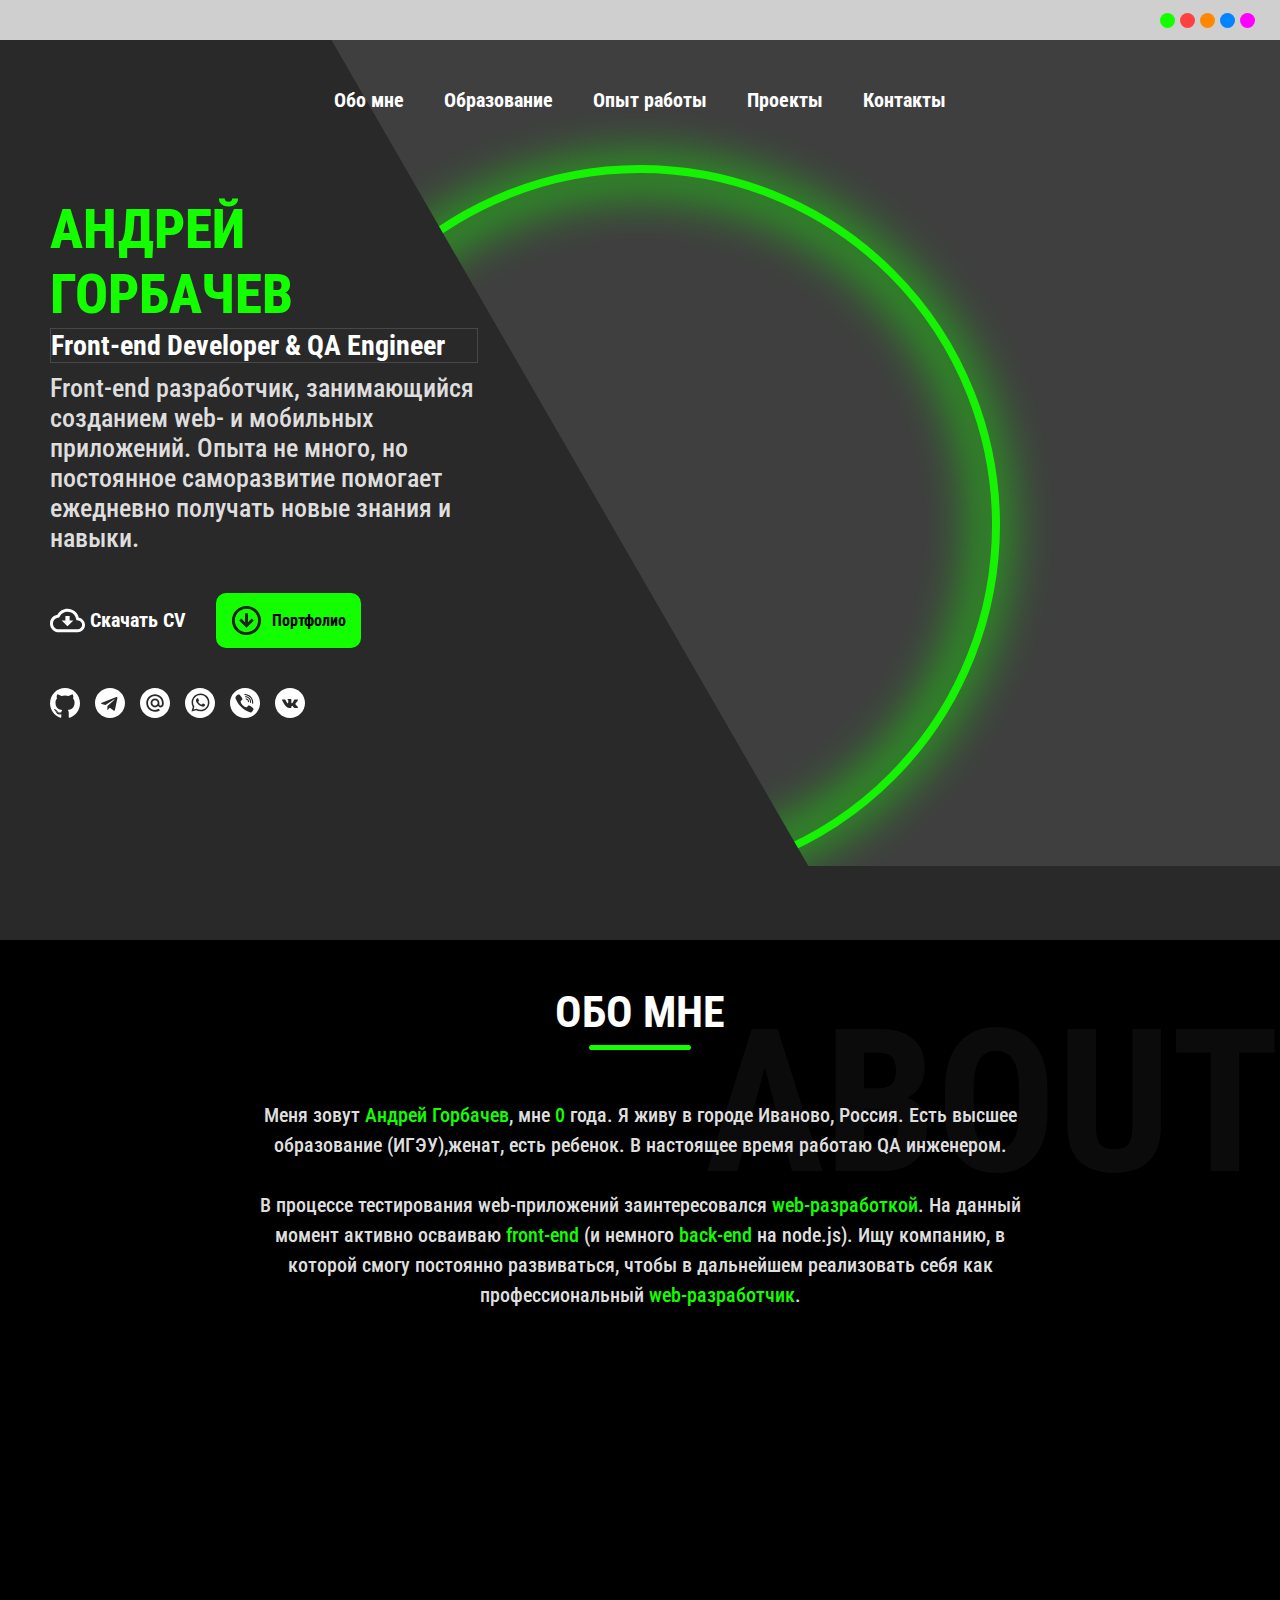
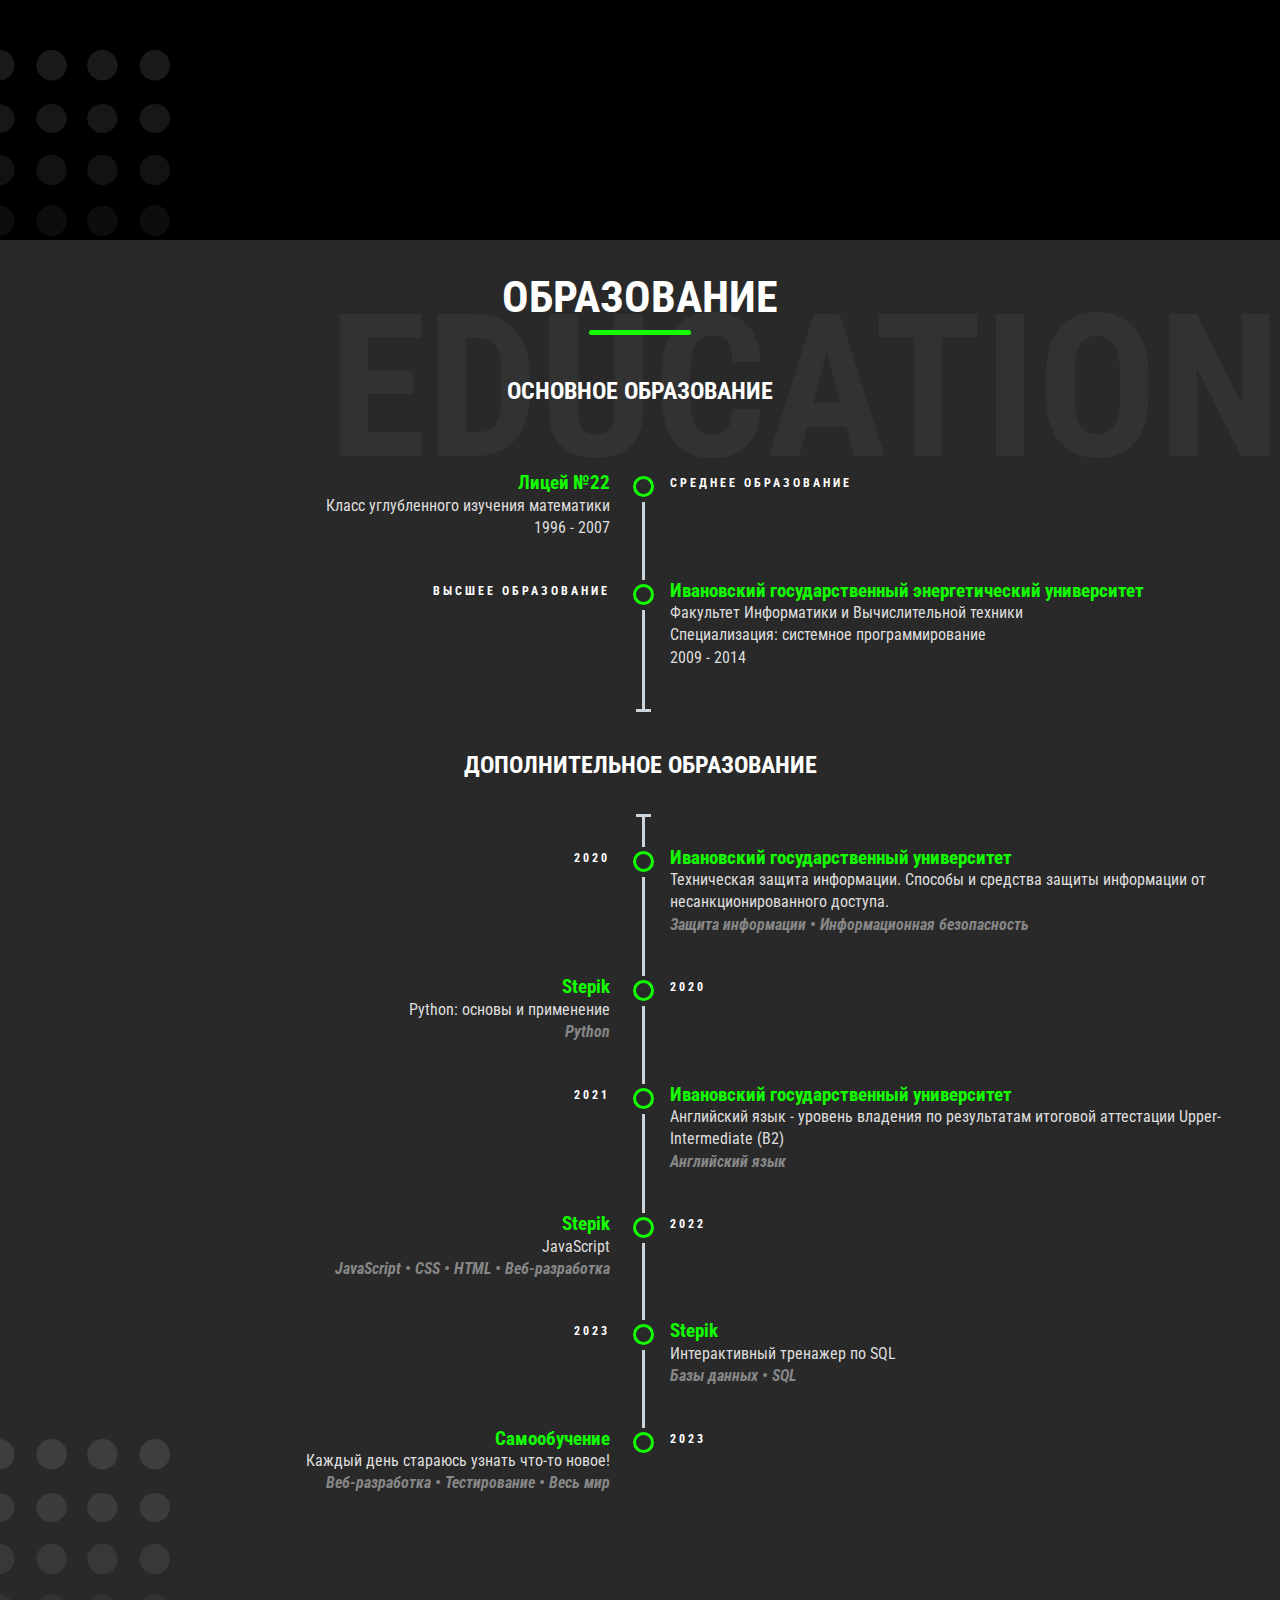
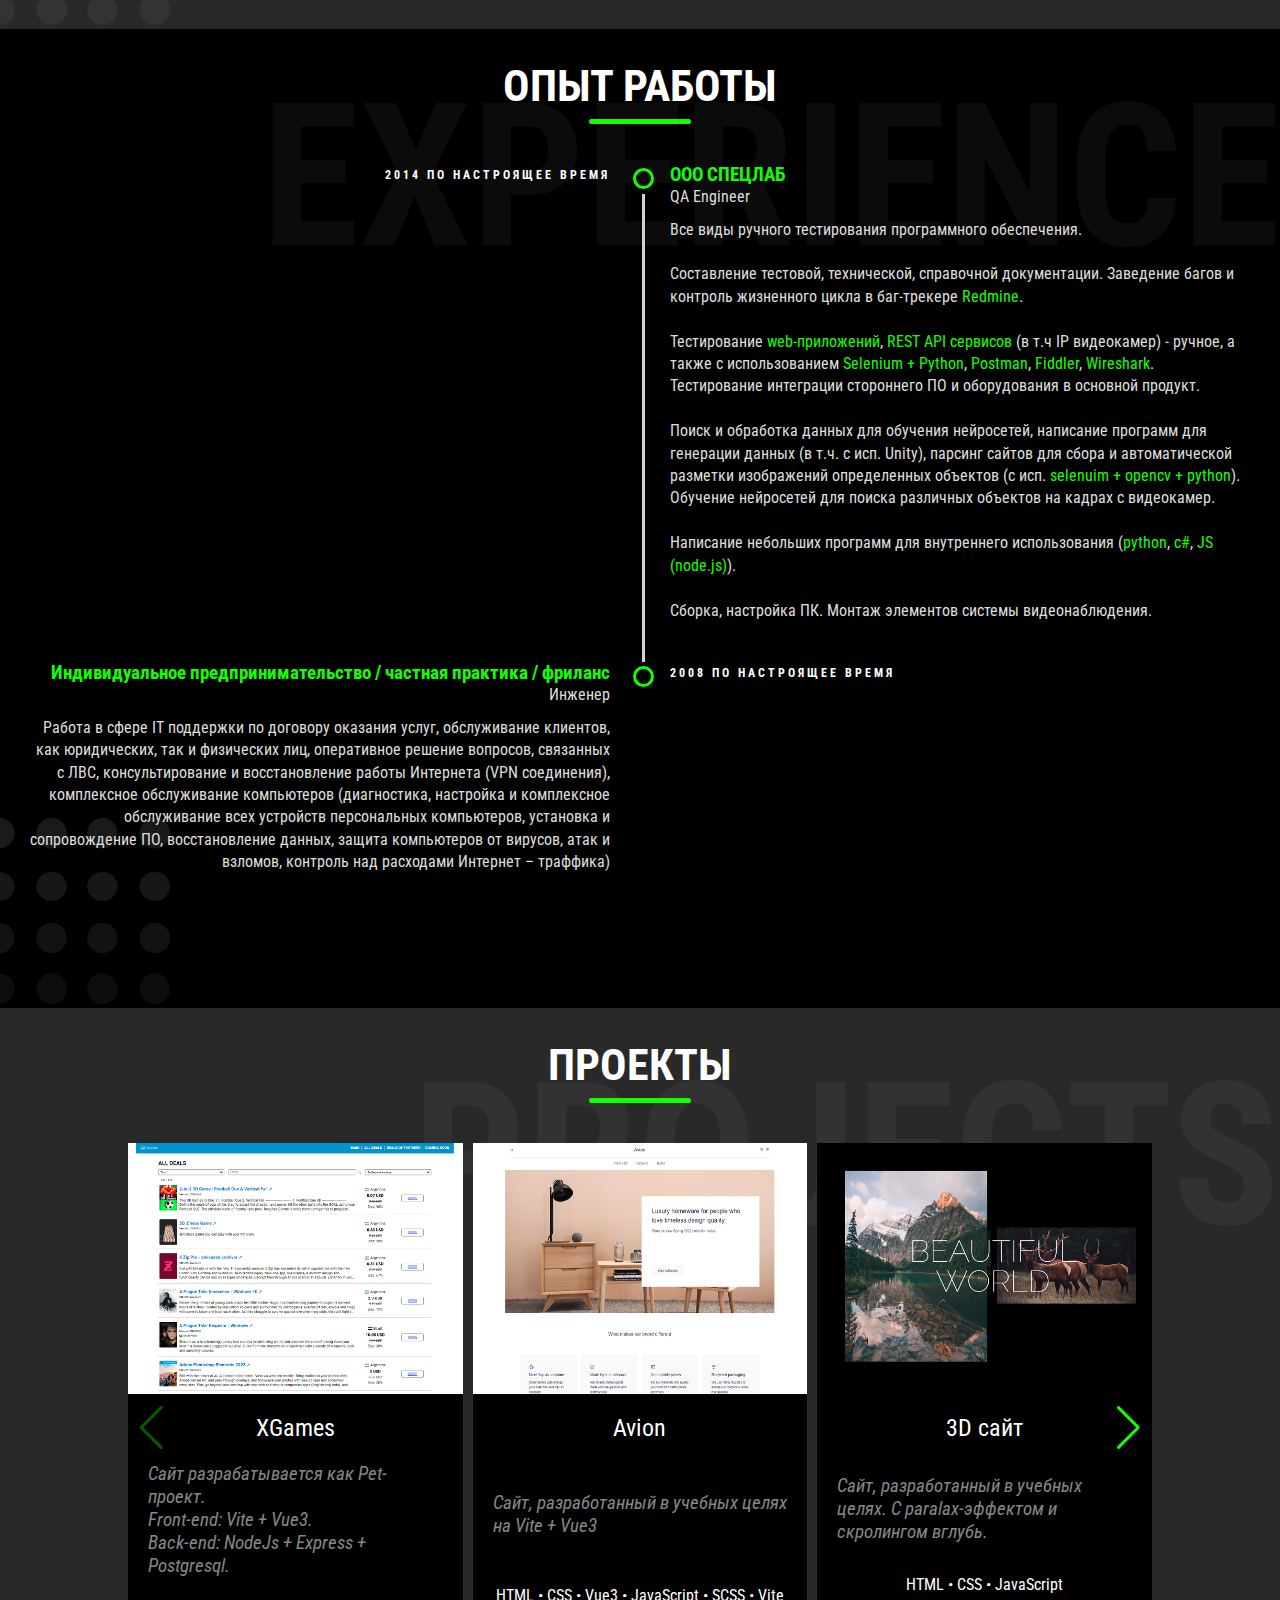
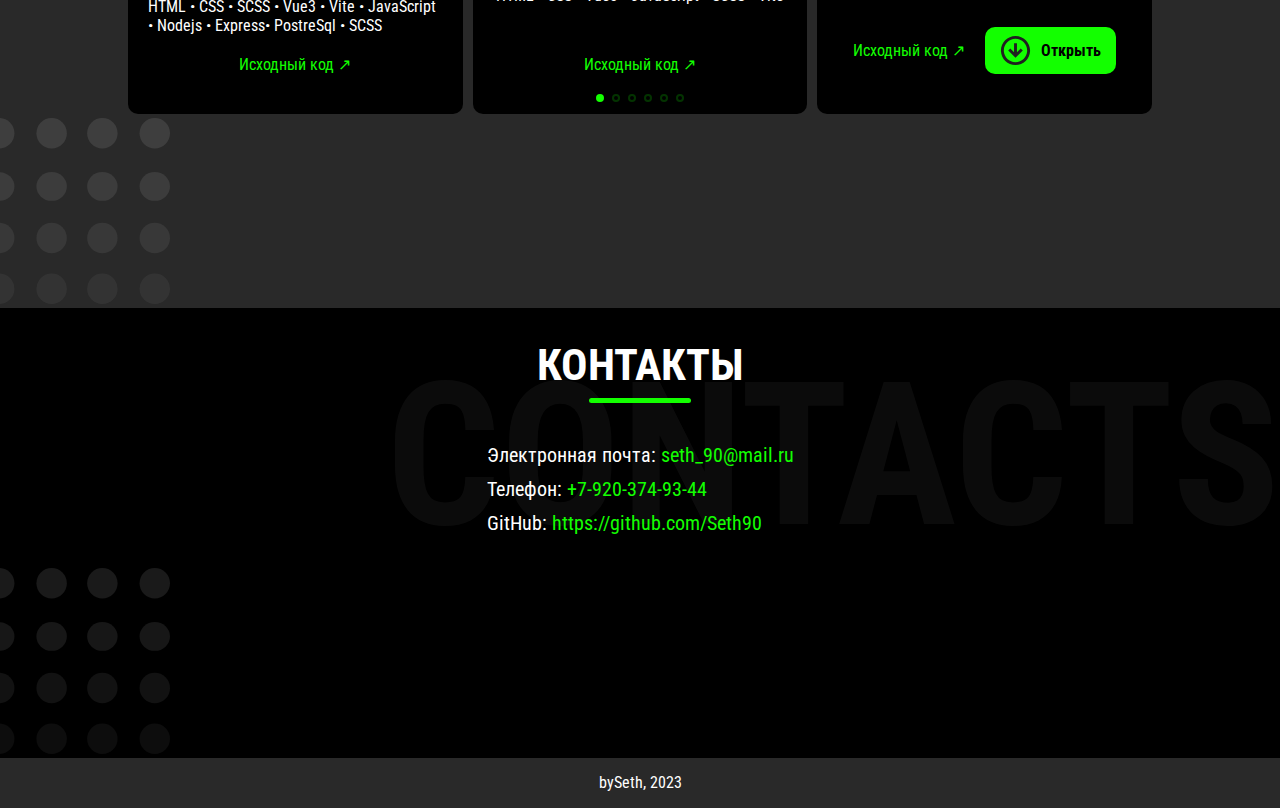
<file: index.html>
<!DOCTYPE html>
<html lang="en">

<head>
    <meta charset="UTF-8">
    <meta http-equiv="X-UA-Compatible" content="IE=edge">
    <meta name="viewport" content="width=device-width, initial-scale=1.0">
    <title>Andrei Gorbachev portfolio</title>
    <link rel="stylesheet" href="https://cdn.jsdelivr.net/npm/swiper@9/swiper-bundle.min.css" />
    <link rel="stylesheet" href="assets/css/style.css">
    <script src="https://cdn.jsdelivr.net/npm/swiper@9/swiper-bundle.min.js"></script>
    <script src="js/app.js" defer></script>

</head>

<body>
    <div class="container">
        <div class="upbtn">
            <a href="#header"><img src="/assets/imgs/circle_down.svg" alt="cloud"></a>
        </div>
        <header class="header" id="header">
            <div class="btn-container">
                <i class="fa fa-sun-o" aria-hidden="true"></i>
                <label class="switch btn-color-mode-switch">
                    <input type="checkbox" name="color_mode" id="color_mode" value="1" checked>
                    <label for="color_mode" data-on="Dark" data-off="Light" class="btn-color-mode-switch-inner"></label>
                </label>
                <i class="fa fa-moon-o" aria-hidden="true"></i>
            </div>
            <div class="header-day-night hidden"></div>
            <div class="header-color">
                <div class="header-color__color green" onclick="SetColor('green')"></div>
                <div class="header-color__color red" onclick="SetColor('red')"></div>
                <div class="header-color__color orange" onclick="SetColor('orange')"></div>
                <div class="header-color__color blue" onclick="SetColor('blue')"></div>
                <div class="header-color__color purple" onclick="SetColor('purple')"></div>
            </div>
        </header>
        <!-- Home -->
        <section class="">
            <div class="mobile hidden">
                <ul class="mobile-menu">
                    <li class="top-menu__item"><a href="#about">Обо мне</a></li>
                    <li class="top-menu__item"><a href="#study">Образование</a></li>
                    <li class="top-menu__item"><a href="#experience">Опыт работы</a></li>
                    <li class="top-menu__item"><a href="#projects">Проекты</a></li>
                    <li class="top-menu__item"><a href="#contacts">Контакты</a></li>
                </ul>
            </div>
            <div class="home">
                <div class="top-menu">
                    <div class="home-mobile-menu">
                        <div class="bar1"></div>
                        <div class="bar2"></div>
                        <div class="bar3"></div>
                    </div>

                    <nav>
                        <ul class="top-menu__list">
                            <li class="top-menu__item"><a href="#about">Обо мне</a></li>
                            <li class="top-menu__item"><a href="#study">Образование</a></li>
                            <li class="top-menu__item"><a href="#experience">Опыт работы</a></li>
                            <li class="top-menu__item"><a href="#projects">Проекты</a></li>
                            <li class="top-menu__item"><a href="#contacts">Контакты</a></li>
                        </ul>
                    </nav>
                </div>
                <div class="home-circle">
                    <div class="home-circle-one"></div>
                    <div class="home-circle-two"></div>
                </div>
                <div class="home-trapezoid">
                    <div class="home-text">
                        <div class="home-text-container">

                            <div class="home-text__title">
                                АНДРЕЙ ГОРБАЧЕВ
                            </div>
                            <div class="home-text__title2">
                                Front-end Developer & QA Engineer
                            </div>
                            <div class="home-text__desc">
                                Front-end разработчик, занимающийся созданием web- и мобильных приложений. Опыта не
                                много,
                                но постоянное саморазвитие помогает ежедневно получать новые знания и навыки.
                            </div>
                            <div class="home-text-buttons">
                                <div class="home-text-buttons__cv">
                                    <img src="/assets/imgs/cloud_down.svg" alt="cloud">
                                    <div><a href="#">Скачать CV</a></div>
                                </div>
                                <div>
                                    <a href="#about">
                                        <div class="home-text-buttons__portfolio">
                                            <img src="/assets/imgs/circle_down.svg" alt="cloud">
                                            <div>Портфолио</div>
                                        </div>
                                    </a>
                                </div>
                            </div>
                            <div class="home-text__social">
                                <a href="https://github.com/Seth90" target="_blank"><img
                                        src="/assets/imgs/socials/Github_black.svg" alt="github"></a>
                                <a href="https://telegram.im/@bySeth37" target="_blank"><img
                                        src="/assets/imgs/socials/Telegram_black.svg" alt="telegram"></a>
                                <a href="mailto:seth_90@mail.ru"><img src="/assets/imgs/socials/Mail_ru_black.svg"
                                        alt="mailru"></a>
                                <a href="#" data-wa="79203749344"
                                    onclick="window.location.href = 'https:\/\/wa.me\/' + this.dataset.wa;"
                                    target="_blank"><img src="/assets/imgs/socials/WhatsApp_black.svg"
                                        alt="whatsapp"></a>
                                <a href="#" data-vb="79203749344"
                                    onclick="window.location.href = 'viber:\/\/add?number=%2B' + this.dataset.vb;"
                                    target="_blank"><img src="/assets/imgs/socials/Viber_black.svg" alt="viber"></a>
                                <a href="https://vk.com/by_seth" target="_blank"><img
                                        src="/assets/imgs/socials/VK_black.svg" alt="vk"></a>
                            </div>
                        </div>
                    </div>
                </div>
                <div class="home-bottom"></div>
            </div>
        </section>
        <!-- About -->
        <section class="about flex-container" id="about">
            <div class="about-shadow-text">ABOUT</div>
            <div class="about-shadow-svg"><img src="/assets/imgs/Group 34.svg"></div>
            <div class="flex-container about-text-container">
                <div class="about-title section-header">
                    <h1>ОБО МНЕ</h1>
                </div>

                <div class="about-text">
                    <p>
                        Меня зовут <span class="active-font-color">Андрей Горбачев</span>, мне <span
                            class="active-font-color" id="age">33</span> года. Я живу в городе Иваново, Россия. Есть
                        высшее образование (ИГЭУ),женат, есть ребенок. В настоящее время работаю QA инженером.
                    </p>
                    <p>&nbsp;</p>
                    <p>В процессе тестирования web-приложений заинтересовался
                        <span class="active-font-color">web-разработкой</span>. На данный момент активно
                        осваиваю <span class="active-font-color">front-end</span> (и немного <span
                            class="active-font-color">back-end</span> на node.js).
                        Ищу компанию, в которой смогу постоянно развиваться, чтобы в дальнейшем реализовать себя как
                        профессиональный <span class="active-font-color">web-разработчик</span>.
                    </p>
                </div>
            </div>
        </section>
        <!-- Study -->
        <section class="study" id="study">
            <div class="about-shadow-text edu-shadow">EDUCATION</div>
            <div class="about-shadow-svg"><img src="/assets/imgs/Group 34.svg"></div>
            <div class="flex-container">
                <div class="section-header">
                    <h1>ОБРАЗОВАНИЕ</h1>
                </div>
            </div>
            <div class="container-fluid">
                <div class="row example-centered">
                    <div class="">
                        <ul class="timeline timeline-centered">
                            <li class="timeline-item period period1st">
                                <div class="timeline-info"></div>
                                <div class="timeline-content">
                                    <h2 class="timeline-title">ОСНОВНОЕ ОБРАЗОВАНИЕ</h2>
                                </div>
                            </li>
                            <li class="timeline-item">
                                <div class="timeline-info">
                                    <span>Среднее образование</span>
                                </div>
                                <div class="timeline-marker"></div>
                                <div class="timeline-content">
                                    <h3 class="timeline-title">Лицей №22</h3>
                                    <p>Класс углубленного изучения математики</p>
                                    <p>1996 - 2007</p>
                                </div>
                            </li>
                            <li class="timeline-item">
                                <div class="timeline-info">
                                    <span>Высшее образование</span>
                                </div>
                                <div class="timeline-marker"></div>
                                <div class="timeline-content">
                                    <h3 class="timeline-title">Ивановский государственный энергетический университет
                                    </h3>
                                    <p>Факультет Информатики и Вычислительной техники</p>
                                    <p>Специализация: системное программирование</p>
                                    <p>2009 - 2014</p>
                                </div>
                            </li>
                            <li class="timeline-item period">
                                <div class="timeline-info"></div>
                                <div class="timeline-marker"></div>
                                <div class="timeline-content">
                                    <h2 class="timeline-title">ДОПОЛНИТЕЛЬНОЕ ОБРАЗОВАНИЕ</h2>
                                </div>
                            </li>
                            <li class="timeline-item">
                                <div class="timeline-info">
                                    <span>2020</span>
                                </div>
                                <div class="timeline-marker"></div>
                                <div class="timeline-content">
                                    <h3 class="timeline-title">Ивановский государственный университет</h3>
                                    <p>Техническая защита информации. Способы и средства защиты информации от
                                        несанкционированного доступа.</p>
                                    <h4><i>Защита информации • Информационная безопасность</i></h4>
                                </div>
                            </li>
                            <li class="timeline-item">
                                <div class="timeline-info">
                                    <span>2020</span>
                                </div>
                                <div class="timeline-marker"></div>
                                <div class="timeline-content">
                                    <h3 class="timeline-title">Stepik</h3>
                                    <p>Python: основы и применение</p>
                                    <h4><i>Python</i></h4>
                                </div>
                            </li>
                            <li class="timeline-item">
                                <div class="timeline-info">
                                    <span>2021</span>
                                </div>
                                <div class="timeline-marker"></div>
                                <div class="timeline-content">
                                    <h3 class="timeline-title">Ивановский государственный университет</h3>
                                    <p>Английский язык - уровень владения по результатам итоговой аттестации
                                        Upper-Intermediate (B2)</p>
                                    <h4><i>Английский язык</i></h4>
                                </div>
                            </li>
                            <li class="timeline-item">
                                <div class="timeline-info">
                                    <span>2022</span>
                                </div>
                                <div class="timeline-marker"></div>
                                <div class="timeline-content">
                                    <h3 class="timeline-title">Stepik</h3>
                                    <p>JavaScript</p>
                                    <h4><i>JavaScript • CSS • HTML • Веб-разработка</i></h4>
                                </div>
                            </li>
                            <li class="timeline-item">
                                <div class="timeline-info">
                                    <span>2023</span>
                                </div>
                                <div class="timeline-marker"></div>
                                <div class="timeline-content">
                                    <h3 class="timeline-title">Stepik</h3>
                                    <p>Интерактивный тренажер по SQL</p>
                                    <h4><i>Базы данных • SQL</i></h4>
                                </div>
                            </li>
                            <li class="timeline-item">
                                <div class="timeline-info">
                                    <span>2023</span>
                                </div>
                                <div class="timeline-marker"></div>
                                <div class="timeline-content">
                                    <h3 class="timeline-title">Самообучение</h3>
                                    <p>Каждый день стараюсь узнать что-то новое!</p>
                                    <h4><i>Веб-разработка • Тестирование • Весь мир</i></h4>
                                </div>
                            </li>
                        </ul>
                    </div>
                </div>
            </div>
        </section>
        <!-- Experience -->
        <section class="experience" id="experience">
            <div class="about-shadow-text">EXPERIENCE</div>
            <div class="about-shadow-svg"><img src="/assets/imgs/Group 34.svg"></div>
            <div class="flex-container">
                <div class="section-header">
                    <h1>ОПЫТ РАБОТЫ</h1>
                </div>
                <div class="container-fluid">
                    <div class="row example-centered">
                        <div class="experience-main">
                            <ul class="timeline timeline-centered">
                                <li class="timeline-item">
                                    <div class="timeline-info">
                                        <span>2014 по настроящее время</span>
                                    </div>
                                    <div class="timeline-marker"></div>
                                    <div class="timeline-content">
                                        <h3 class="timeline-title">ООО СПЕЦЛАБ</h3>
                                        <p>QA Engineer</p>
                                        <p class="experience-main__desc">Все виды ручного тестирования программного
                                            обеспечения.</p>
                                        <p>&nbsp;</p>
                                        <p>Составление тестовой, технической, справочной документации.
                                            Заведение багов и контроль жизненного цикла в баг-трекере <span
                                                class="active-font-color">Redmine</span>.</p>
                                        <p>&nbsp;</p>
                                        <p>Тестирование <span class="active-font-color">web-приложений</span>, <span
                                                class="active-font-color">REST API сервисов</span> (в т.ч IP видеокамер)
                                            - ручное, а также с использованием <span class="active-font-color">Selenium
                                                + Python</span>, <span class="active-font-color">Postman</span>, <span
                                                class="active-font-color">Fiddler</span>, <span
                                                class="active-font-color">Wireshark</span>.
                                            Тестирование интеграции стороннего ПО и оборудования в основной продукт.</p>
                                        <p>&nbsp;</p>
                                        <p>Поиск и обработка данных для обучения нейросетей, написание программ для
                                            генерации данных (в т.ч. c исп. Unity), парсинг сайтов для сбора и
                                            автоматической разметки изображений определенных объектов (с исп. <span
                                                class="active-font-color">selenuim + opencv + python</span>). Обучение
                                            нейросетей для поиска различных объектов на кадрах с видеокамер.</p>
                                        <p>&nbsp;</p>
                                        <p>Написание небольших программ для внутреннего использования (<span
                                                class="active-font-color">python</span>, <span
                                                class="active-font-color">c#</span>, <span class="active-font-color">JS
                                                (node.js)</span>).</p>
                                        <p>&nbsp;</p>
                                        <p>Сборка, настройка ПК. Монтаж элементов системы видеонаблюдения.</p>
                                    </div>
                                </li>
                                <li class="timeline-item">
                                    <div class="timeline-info">
                                        <span>2008 по настроящее время</span>
                                    </div>
                                    <div class="timeline-marker"></div>
                                    <div class="timeline-content">
                                        <h3 class="timeline-title">Индивидуальное предпринимательство / частная практика
                                            / фриланс</h3>
                                        <p>Инженер</p>
                                        <p class="experience-main__desc">Работа в сфере IT поддержки по договору
                                            оказания услуг, обслуживание клиентов, как юридических, так и физических
                                            лиц, оперативное решение вопросов, связанных с ЛВС, консультирование и
                                            восстановление работы Интернета (VPN соединения), комплексное обслуживание
                                            компьютеров (диагностика, настройка и комплексное обслуживание всех
                                            устройств персональных компьютеров, установка и сопровождение ПО,
                                            восстановление данных, защита компьютеров от вирусов, атак и взломов,
                                            контроль над расходами Интернет – траффика)</p>
                                    </div>
                                </li>
                            </ul>
                        </div>
                    </div>
                </div>
            </div>
        </section>
        <!-- Projects -->
        <section class="projects" id="projects">
            <div class="about-shadow-text edu-shadow">PROJECTS</div>
            <div class="about-shadow-svg"><img src="/assets/imgs/Group 34.svg"></div>
            <div class="flex-container">
                <div class="section-header">
                    <h1>ПРОЕКТЫ</h1>
                </div>
                <div class="projects-main">
                    <div class="swiper projects-slider" ">
                        <div class=" swiper-wrapper">
                        <div class="swiper-slide projects-main__item">
                            <div class="projects-slider-slide">
                                <div class="projects-slider-slide__img">
                                    <img src="/assets/imgs/projects/xgame.png" alt="portfolio">
                                    <div class="imageoverlay">
                                        <img src="/assets/imgs/tech/html-icon-32.svg" alt="html">
                                        <img src="/assets/imgs/tech/css-icon-32.svg" alt="css">
                                        <img src="/assets/imgs/tech/vue-icon-32.svg" alt="vue">
                                        <img src="/assets/imgs/tech/js-icon-32.png" alt="js">
                                        <img src="/assets/imgs/tech/nodejs-icon-32.svg" alt="nodejs">
                                        <img src="/assets/imgs/tech/vite-icon-32.svg" alt="vite">
                                        <img src="/assets/imgs/tech/sass-icon-32.png" alt="sass">
                                    </div>
                                </div>
                                <div class="projects-slider-slide-info">
                                    <div class="projects-slider-slide-info__title">XGames</div>
                                    <div class="projects-slider-slide-info__desc">Сайт разрабатывается как Pet-проект.
                                        <br>Front-end: Vite + Vue3. <br>Back-end: NodeJs + Express + Postgresql. </div>
                                    <div class="projects-slider-slide-info__icons">HTML • CSS • SCSS • Vue3 • Vite • JavaScript • Nodejs •
                                        Express• PostreSql • SCSS</div>
                                    <div class="projects-slider-slide-info__links">
                                        <div><a href="https://github.com/Seth90/xgames_pg">Исходный код
                                                ↗</a></div>
                                    </div>
                                </div>
                            </div>
                        </div>
                        <div class="swiper-slide projects-main__item">
                            <div class="projects-slider-slide">
                                <div class="projects-slider-slide__img">
                                    <img src="/assets/imgs/projects/avion.png" alt="portfolio">
                                    <div class="imageoverlay">
                                        <img src="/assets/imgs/tech/html-icon-32.svg" alt="html">
                                        <img src="/assets/imgs/tech/css-icon-32.svg" alt="css">
                                        <img src="/assets/imgs/tech/vue-icon-32.svg" alt="vue">
                                        <img src="/assets/imgs/tech/js-icon-32.png" alt="js">
                                        <img src="/assets/imgs/tech/vite-icon-32.svg" alt="vite">
                                        <img src="/assets/imgs/tech/sass-icon-32.png" alt="sass">
                                    </div>
                                </div>
                                <div class="projects-slider-slide-info">
                                    <div class="projects-slider-slide-info__title">Avion</div>
                                    <div class="projects-slider-slide-info__desc">Сайт, разработанный в учебных целях на
                                        Vite + Vue3</div>
                                    <div class="projects-slider-slide-info__icons">HTML • CSS • Vue3 • JavaScript • SCSS
                                        •
                                        Vite</div>
                                    <div class="projects-slider-slide-info__links">
                                        <div><a href="https://github.com/Seth90/ecom_vue3-learning-project">Исходный код
                                                ↗</a></div>
                                        <!-- <div>
                                            <a href="/projects/3d_site/index.html">
                                                <div class="preview">
                                                    <img src="/assets/imgs/circle_down.svg" alt="cloud">
                                                    <div>Открыть</div>
                                                </div>
                                            </a>
                                        </div> -->
                                    </div>
                                </div>
                            </div>
                        </div>
                        <div class="swiper-slide projects-main__item">
                            <div class="projects-slider-slide">
                                <div class="projects-slider-slide__img">
                                    <img src="/assets/imgs/projects/3d_site.png" alt="portfolio">
                                    <div class="imageoverlay">
                                        <img src="/assets/imgs/tech/html-icon-32.svg" alt="html">
                                        <img src="/assets/imgs/tech/css-icon-32.svg" alt="css">
                                        <img src="/assets/imgs/tech/js-icon-32.png" alt="js">
                                    </div>
                                </div>
                                <div class="projects-slider-slide-info">
                                    <div class="projects-slider-slide-info__title">3D сайт</div>
                                    <div class="projects-slider-slide-info__desc">Сайт, разработанный в учебных целях. С
                                        paralax-эффектом и скролингом вглубь.</div>
                                    <div class="projects-slider-slide-info__icons">HTML • CSS • JavaScript</div>
                                    <div class="projects-slider-slide-info__links">
                                        <div><a href="https://github.com/Seth90/3d_site-learning-project">Исходный код
                                                ↗</a></div>
                                        <div>
                                            <a href="/projects/3d_site/index.html">
                                                <div class="preview">
                                                    <img src="/assets/imgs/circle_down.svg" alt="cloud">
                                                    <div>Открыть</div>
                                                </div>
                                            </a>
                                        </div>
                                    </div>
                                </div>
                            </div>
                        </div>
                        <div class="swiper-slide projects-main__item">
                            <div class="projects-slider-slide">
                                <div class="projects-slider-slide__img">
                                    <img src="/assets/imgs/projects/goldenegg.png" alt="">
                                    <div class="imageoverlay">
                                        <img src="/assets/imgs/tech/html-icon-32.svg" alt="html">
                                        <img src="/assets/imgs/tech/css-icon-32.svg" alt="css">
                                        <img src="/assets/imgs/tech/js-icon-32.png" alt="js">
                                        <img src="/assets/imgs/tech/sass-icon-32.png" alt="sass">
                                    </div>
                                </div>
                                <div class="projects-slider-slide-info">
                                    <div class="projects-slider-slide-info__title">Golden Egg</div>
                                    <div class="projects-slider-slide-info__desc">Сайт ресторана</div>
                                    <div class="projects-slider-slide-info__icons">
                                        HTML • CSS • SCSS • JavaScript
                                    </div>
                                    <div class="projects-slider-slide-info__links">
                                        <div><a href="https://github.com/Seth90/golden-egg-learning-project"
                                                target="_blank">Исходный код ↗</a></div>
                                        <div><a href="/projects/golden_egg/index.html" target="_blank">
                                                <div class="preview">
                                                    <img src="/assets/imgs/circle_down.svg" alt="cloud">
                                                    <div>Открыть</div>
                                                </div>
                                            </a></div>
                                    </div>
                                </div>
                            </div>
                        </div>
                        <div class="swiper-slide projects-main__item">
                            <div class="projects-slider-slide">
                                <div class="projects-slider-slide__img">
                                    <img src="/assets/imgs/projects/miami.png" alt="miami">
                                    <div class="imageoverlay">
                                        <img src="/assets/imgs/tech/html-icon-32.svg" alt="html">
                                        <img src="/assets/imgs/tech/css-icon-32.svg" alt="css">
                                        <img src="/assets/imgs/tech/js-icon-32.png" alt="js">
                                    </div>
                                </div>
                                <div class="projects-slider-slide-info">
                                    <div class="projects-slider-slide-info__title">Miami paralax</div>
                                    <div class="projects-slider-slide-info__desc">Сайт, разработанный в учебных целях. С
                                        paralax-эффектом.</div>
                                    <div class="projects-slider-slide-info__icons">
                                        HTML • CSS • JavaScript
                                    </div>
                                    <div class="projects-slider-slide-info__links">
                                        <div><a href="https://github.com/Seth90/Miami_parallax-learning-project"
                                                target="_blank">Исходный код ↗</a></div>
                                        <div><a href="/projects/miami_paralax/index.html" target="_blank">
                                                <div class="preview">
                                                    <img src="/assets/imgs/circle_down.svg" alt="cloud">
                                                    <div>Открыть</div>
                                                </div>
                                            </a></div>
                                    </div>
                                </div>
                            </div>
                        </div>
                        <div class="swiper-slide projects-main__item">
                            <div class="projects-slider-slide">
                                <div class="projects-slider-slide__img">
                                    <img src="/assets/imgs/projects/fairy_forest.png" alt="fairy_forest">
                                    <div class="imageoverlay">
                                        <img src="/assets/imgs/tech/html-icon-32.svg" alt="html">
                                        <img src="/assets/imgs/tech/css-icon-32.svg" alt="css">
                                        <img src="/assets/imgs/tech/js-icon-32.png" alt="js">
                                    </div>
                                </div>
                                <div class="projects-slider-slide-info">
                                    <div class="projects-slider-slide-info__title">Fairy Forest</div>
                                    <div class="projects-slider-slide-info__desc">Сайт, разработанный в учебных целях. С
                                        paralax-эффектом.</div>
                                    <div class="projects-slider-slide-info__icons">
                                        HTML • CSS • JavaScript
                                    </div>
                                    <div class="projects-slider-slide-info__links">
                                        <div><a href="https://github.com/Seth90/fairy_forest_paralax-learning-project"
                                                target="_blank">Исходный код ↗</a></div>
                                        <div><a href="/projects/fairy_forest/index.html" target="_blank">
                                                <div class="preview">
                                                    <img src="/assets/imgs/circle_down.svg" alt="cloud">
                                                    <div>Открыть</div>
                                                </div>
                                            </a></div>
                                    </div>
                                </div>
                            </div>
                        </div>
                        <div class="swiper-slide projects-main__item">
                            <div class="projects-slider-slide">
                                <div class="projects-slider-slide__img">
                                    <img src="/assets/imgs/projects/calculator.png" alt="calc">
                                    <div class="imageoverlay">
                                        <img src="/assets/imgs/tech/html-icon-32.svg" alt="html">
                                        <img src="/assets/imgs/tech/css-icon-32.svg" alt="css">
                                        <img src="/assets/imgs/tech/js-icon-32.png" alt="js">
                                    </div>
                                </div>
                                <div class="projects-slider-slide-info">
                                    <div class="projects-slider-slide-info__title">JS Калькулятор</div>
                                    <div class="projects-slider-slide-info__desc">Простой калькулятор на JS без
                                        eval()</div>
                                    <div class="projects-slider-slide-info__icons">
                                        HTML • CSS • JavaScript
                                    </div>
                                    <div class="projects-slider-slide-info__links">
                                        <div><a href="https://github.com/Seth90/js_calculator" target="_blank">Исходный
                                                код ↗</a></div>
                                        <div><a href="/projects/js_calculator/index.html" target="_blank">
                                                <div class="preview">
                                                    <img src="/assets/imgs/circle_down.svg" alt="cloud">
                                                    <div>Открыть</div>
                                                </div>
                                            </a></div>
                                    </div>
                                </div>
                            </div>
                        </div>
                        <div class="swiper-slide projects-main__item">
                            <div class="projects-slider-slide">
                                <div class="projects-slider-slide__img">
                                    <img src="/assets/imgs/projects/portfolio.png" alt="portfolio">
                                    <div class="imageoverlay">
                                        <img src="/assets/imgs/tech/html-icon-32.svg" alt="html">
                                        <img src="/assets/imgs/tech/css-icon-32.svg" alt="css">
                                        <img src="/assets/imgs/tech/js-icon-32.png" alt="js">
                                        <img src="/assets/imgs/tech/sass-icon-32.png" alt="sass">
                                    </div>
                                </div>
                                <div class="projects-slider-slide-info">
                                    <div class="projects-slider-slide-info__title">Портфолио</div>
                                    <div class="projects-slider-slide-info__desc">Сайт с портфолио</div>
                                    <div class="projects-slider-slide-info__icons">HTML • CSS • SCSS • JavaScript</div>
                                    <div class="projects-slider-slide-info__links">
                                        <div><a href="https://github.com/Seth90/Seth90.github.io">Исходный код ↗</a>
                                        </div>
                                        <div>
                                            <a href="https://seth90.github.io/">
                                                <div class="preview">
                                                    <img src="/assets/imgs/circle_down.svg" alt="cloud">
                                                    <div>Открыть</div>
                                                </div>
                                            </a>
                                        </div>
                                    </div>
                                </div>
                            </div>
                        </div>
                    </div>
                    <!-- If we need pagination -->
                    <div class="swiper-pagination"></div>

                    <!-- If we need navigation buttons -->
                    <div class="swiper-button-prev"></div>
                    <div class="swiper-button-next"></div>

                    <!-- If we need scrollbar -->
                    <!-- <div class="swiper-scrollbar"></div> -->
                </div>
            </div>
        </section>
        <!-- Contacts -->
        <section class="contacts" id="contacts">
            <div class="about-shadow-text">CONTACTS</div>
            <div class="about-shadow-svg"><img src="/assets/imgs/Group 34.svg"></div>
            <div class="flex-container">
                <div class="section-header">
                    <h1>КОНТАКТЫ</h1>
                </div>
                <div class="contacts-main">
                    <div class="contacts-main-email">Электронная почта: <a href="mailto: seth90@mail.ru">seth_90<span
                                class="active-font-color">@</span>mail.ru</a></div>
                    <div class="contacts-main-phone">Телефон: <a href="tel:+79203749344">+7-920-374-93-44</a></div>
                    <div class="contacts-main-github">GitHub: <a
                            href="https://github.com/Seth90">https://github.com/Seth90</a></div>
                    <div class="contacts-main-telegram"></div>
                </div>
            </div>

        </section>

        <footer class="footer">
            <div>bySeth, 2023</div>
        </footer>

    </div>
</body>

</html>
</file>
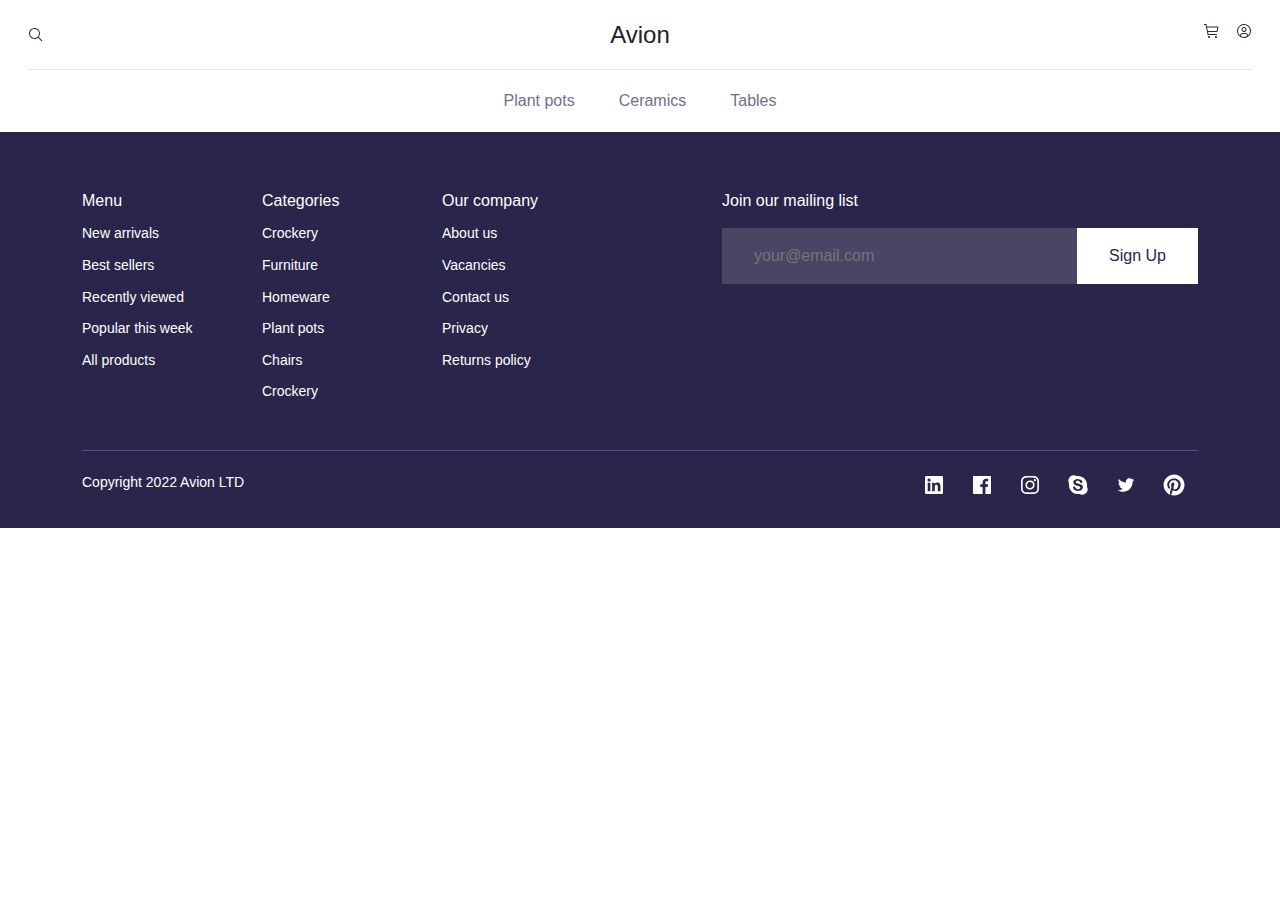
<file: projects/ecom_vue3/index.html>
<!DOCTYPE html>
<html lang="en">
  <head>
    <meta charset="UTF-8" />
    <meta name="viewport" content="width=device-width, initial-scale=1.0" />
    <title>EcomVue3Avion</title>
    <script type="module" crossorigin src="/projects/ecom_vue3/assets/index-e8f35766.js"></script>
    <link rel="stylesheet" href="/projects/ecom_vue3/assets/index-6d830fe5.css">
  </head>
  <body>
    <div id="app"></div>
    
  </body>
</html>
</file>
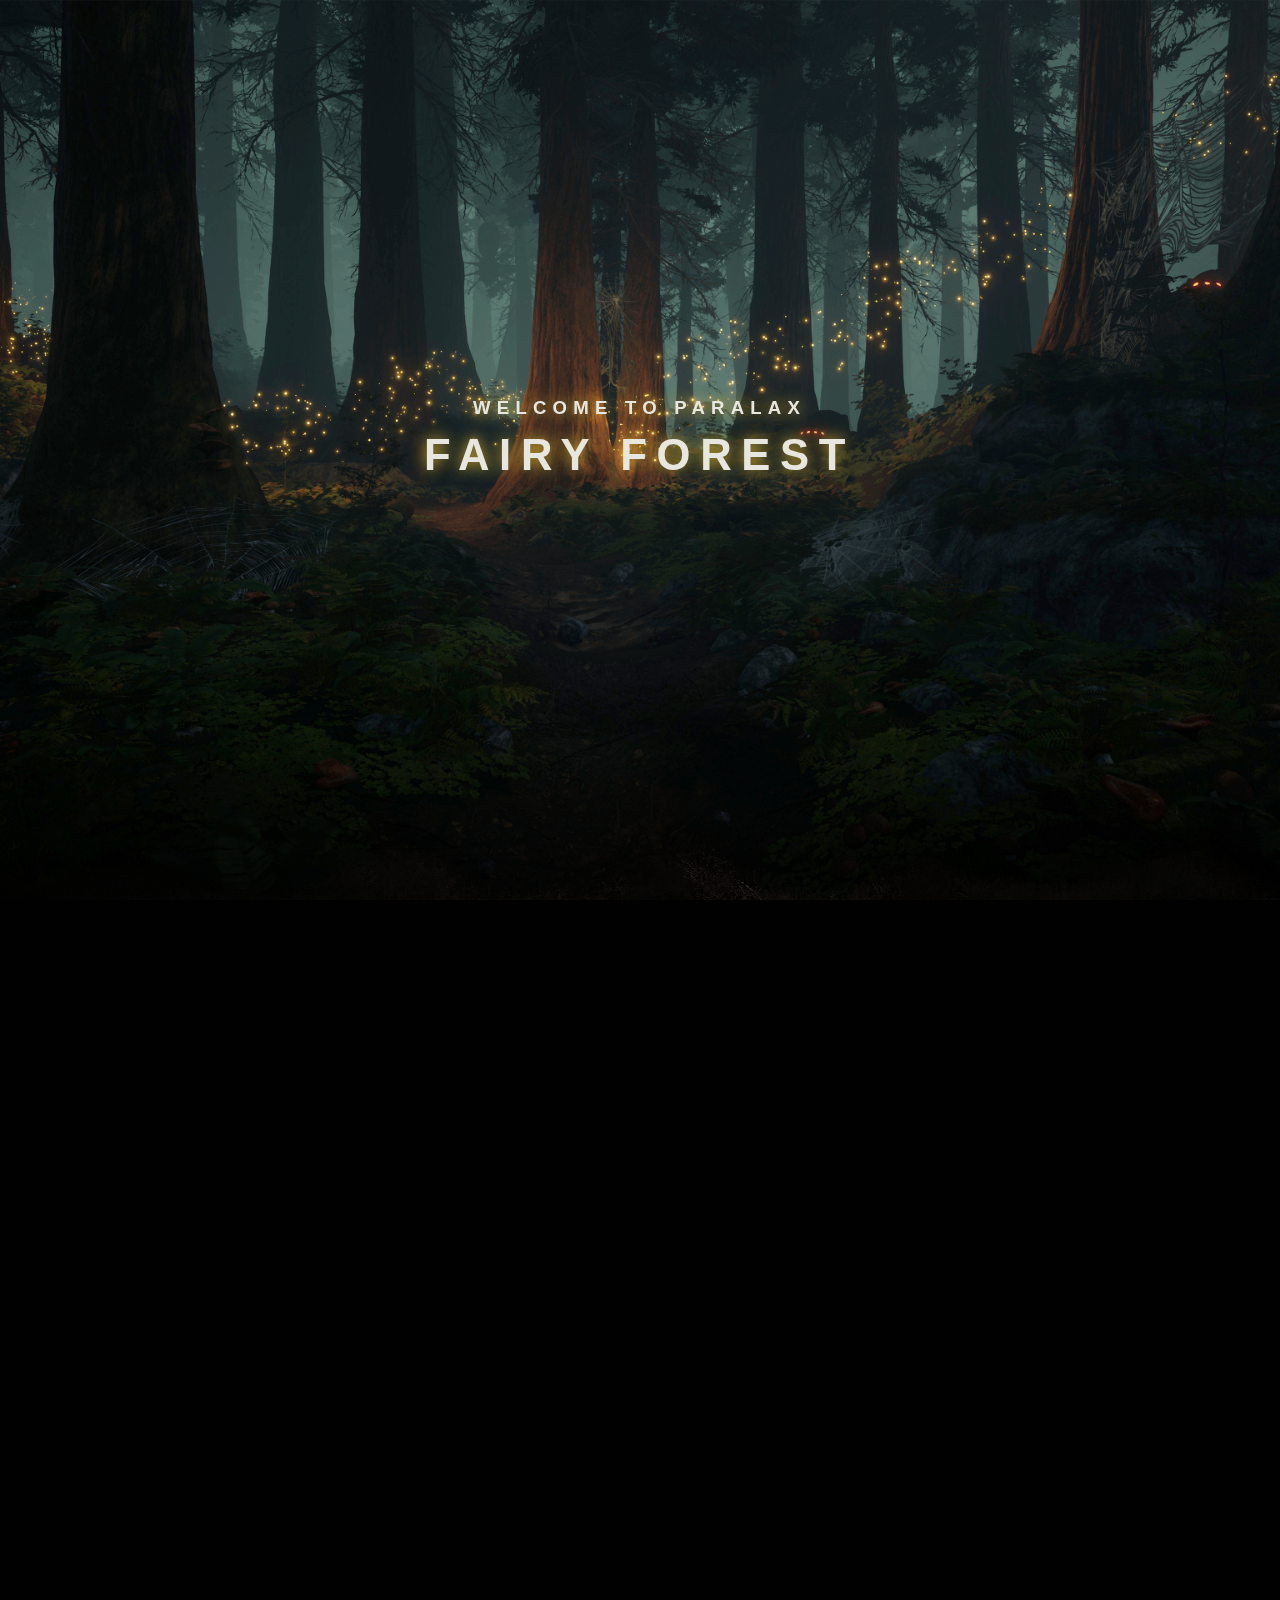
<file: projects/fairy_forest/index.html>
<!DOCTYPE html>
<html lang="en">
<head>

    <meta charset="UTF-8">
    <meta http-equiv="X-UA-Compatible" content="IE=edge">
    <meta name="viewport" content="width=device-width, initial-scale=1.0">

    <title>Document</title>
    <link rel="stylesheet" href="css/main.css">
    <script src="libs/gsap/gsap.min.js" defer></script>
    <script src="libs/gsap/ScrollTrigger.min.js" defer></script>
    <script src="libs/gsap/ScrollSmoother.min.js" defer></script>
    <script src="js/app.js" defer></script>

</head>
<body>

    <div class="wrapper">
        <div class="container">
            <header class="main-header">
                <div class="layers">
                    <div class="layer__header">
                        <div class="layers__caption">Welcome to paralax</div>
                        <div class="layers__title">Fairy Forest</div>
                    </div>
                    <div class="layer layers__base" style="background-image: url(img/layer-base.png);"></div>
                    <div class="layer layers__middle" style="background-image: url(img/layer-middle.png);"></div>
                    <div class="layer layers__front" style="background-image: url(img/layer-front.png);"></div>
                </div>
            
                </header>
            
                <article class="main-article" style="background-image: url(img/dungeon.jpg);">
                    <div class="main-article__content">
                        <h2 class="main-article__header">To be continued</h2>
                        <p class="main-article__paragraph">Lorem, ipsum dolor sit amet consectetur adipisicing elit. Ipsum quo eligendi soluta ea illum magni at similique sint ex provident autem tempora, quod adipisci cumque, asperiores repellat perferendis? Error quos dolore assumenda.</p>
                    </div>
                    <div class="copy">&copy; bySeth</div>
                </article>
        </div>
    </div>
    
</body>
</html>
</file>
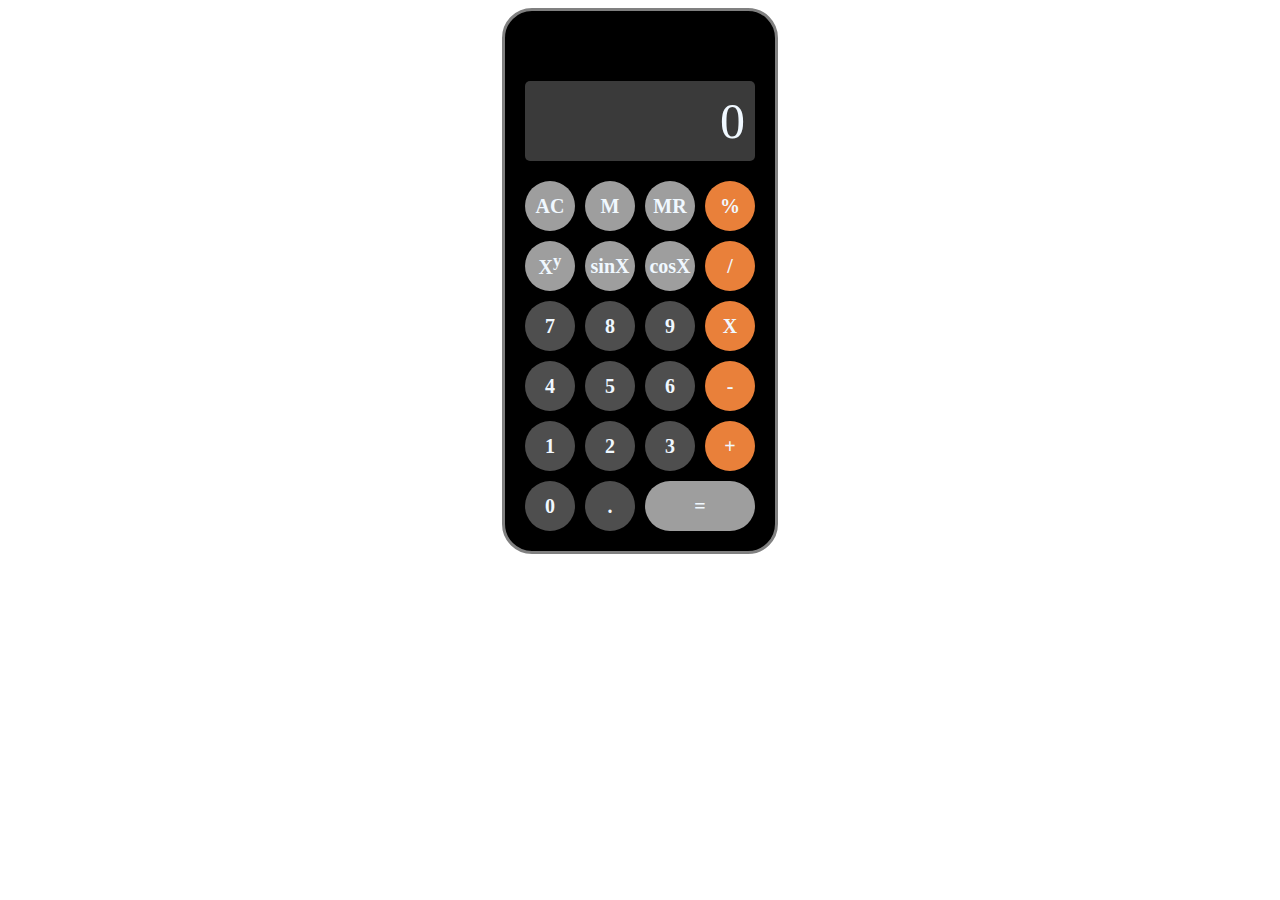
<file: projects/js_calculator/index.html>
<!DOCTYPE html>
<html lang="en">
<head>
    <meta charset="UTF-8">
    <meta http-equiv="X-UA-Compatible" content="IE=edge">
    <meta name="viewport" content="width=device-width, initial-scale=1.0">
    <title>Calculator</title>
    <link rel="stylesheet" href="style.css">
    <script src="app.js" defer></script>
</head>
<body>
    <div class="calc">
        <div class="calc-screen">
            <p>0</p>
            <div class="mem hidden noselect">M</div>
        </div>
        <div class="calc-buttons">
            <div class="button noselect lg ac">AC</div>
            <div class="button noselect lg">M</div>
            <div class="button noselect lg">MR</div>
            <div class="button noselect orng">%</div>

            <div class="button noselect pow lg">X<sup>y</sup></div>
            <div class="button noselect lg">sinX</div>
            <div class="button noselect lg">cosX</div>
            <div class="button noselect orng">/</div>

            <div class="button noselect ">7</div>
            <div class="button noselect ">8</div>
            <div class="button noselect ">9</div>
            <div class="button noselect orng">X</div>

            <div class="button noselect ">4</div>
            <div class="button noselect ">5</div>
            <div class="button noselect ">6</div>
            <div class="button noselect orng">-</div>

            <div class="button noselect ">1</div>
            <div class="button noselect ">2</div>
            <div class="button noselect ">3</div>
            <div class="button noselect orng">+</div>

            <div class="button noselect">0</div>
            <div class="button noselect">.</div>
            <div class="button noselect equal lg">=</div>
        </div>

    </div>
</body>
</html>
</file>
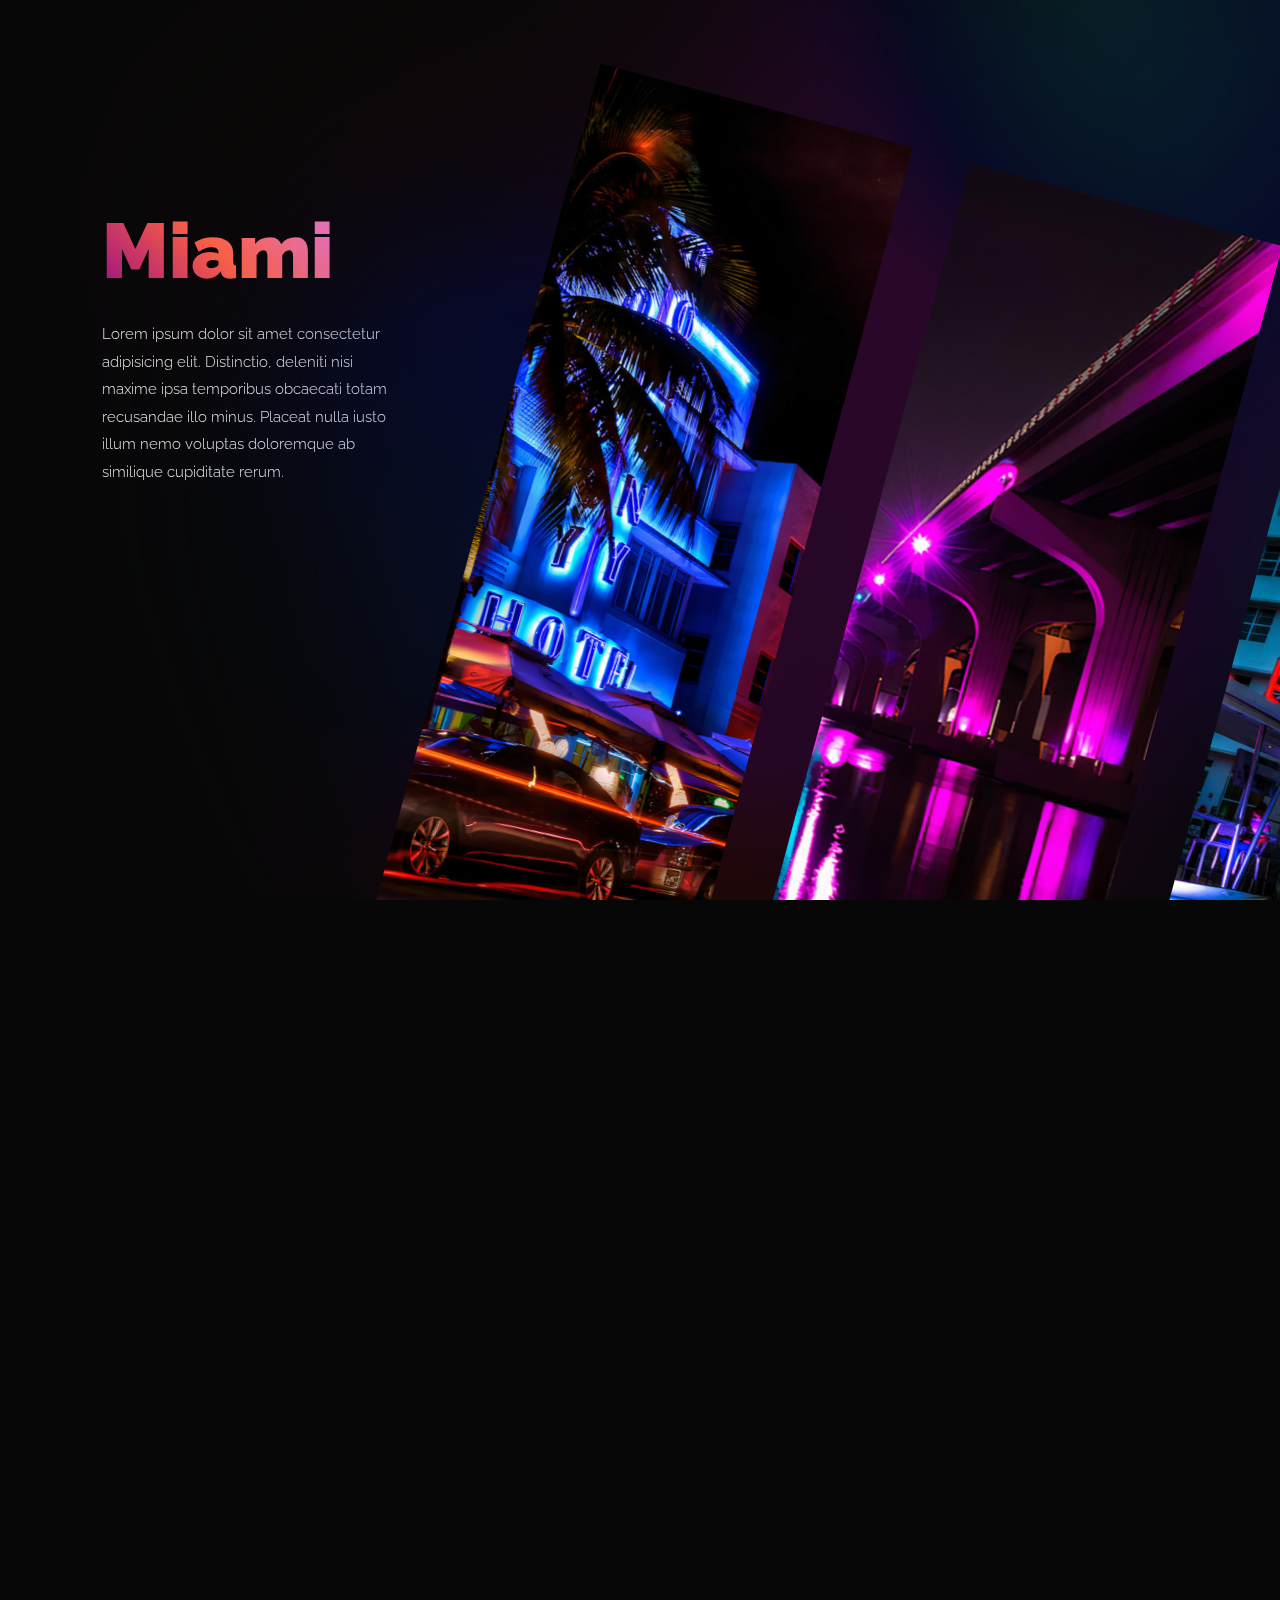
<file: projects/miami_paralax/index.html>
<!DOCTYPE html>
<html lang="en">
<head>
  <meta charset="UTF-8">
  <meta http-equiv="X-UA-Compatible" content="IE=edge">
  <meta name="viewport" content="width=device-width, initial-scale=1.0">
  <title>Document</title>
  
  <link rel="stylesheet" href="libs/swiper/swiper-bundle.min.css">
  <link rel="stylesheet" href="css/main.css">
</head>
<body>

  <div class="description">
		<div class="logo">Miami</div>
		<p>Lorem ipsum dolor sit amet consectetur adipisicing elit. Distinctio, deleniti nisi maxime ipsa temporibus obcaecati totam recusandae illo minus. Placeat nulla iusto illum nemo voluptas doloremque ab similique cupiditate rerum.</p>
	</div>

  <div class="swiper slider slider_main">
    <div class="swiper-wrapper slier__wrapper">
      <div class="swiper-slide slider__item">
        <div class="slider__img" data-swiper-parallax="20%" style="background-image: url(images/1.jpg);"></div>
      </div>
      <div class="swiper-slide slider__item">
        <div class="slider__img" data-swiper-parallax="30%" style="background-image: url(images/2.jpg);"></div>
      </div>
      <div class="swiper-slide slider__item">
        <div class="slider__img" data-swiper-parallax="20%" style="background-image: url(images/3.jpg);"></div>
      </div>
      <div class="swiper-slide slider__item">
        <div class="slider__img" data-swiper-parallax="30%" style="background-image: url(images/4.jpg);"></div>
      </div>
      <div class="swiper-slide slider__item">
        <div class="slider__img" data-swiper-parallax="20%" style="background-image: url(images/5.jpg);"></div>
      </div>
      <div class="swiper-slide slider__item">
        <div class="slider__img" data-swiper-parallax="30%" style="background-image: url(images/6.jpg);"></div>
      </div>
      <div class="swiper-slide slider__item">
        <div class="slider__img" data-swiper-parallax="20%" style="background-image: url(images/7.jpg);"></div>
      </div>
      <div class="swiper-slide slider__item">
        <div class="slider__img" data-swiper-parallax="30%" style="background-image: url(images/8.jpg);"></div>
      </div>
      <div class="swiper-slide slider__item">
        <div class="slider__img" data-swiper-parallax="20%" style="background-image: url(images/9.jpg);"></div>
      </div>
    </div>
  </div>

  <div class="swiper slider slider_bg">
    <div class="swiper-wrapper slier__wrapper">
      <div class="swiper-slide slider__item">
        <div class="slider__img" data-swiper-parallax="20%" style="background-image: url(images/1.jpg);"></div>
      </div>
      <div class="swiper-slide slider__item">
        <div class="slider__img" data-swiper-parallax="30%" style="background-image: url(images/2.jpg);"></div>
      </div>
      <div class="swiper-slide slider__item">
        <div class="slider__img" data-swiper-parallax="20%" style="background-image: url(images/3.jpg);"></div>
      </div>
      <div class="swiper-slide slider__item">
        <div class="slider__img" data-swiper-parallax="30%" style="background-image: url(images/4.jpg);"></div>
      </div>
      <div class="swiper-slide slider__item">
        <div class="slider__img" data-swiper-parallax="20%" style="background-image: url(images/5.jpg);"></div>
      </div>
      <div class="swiper-slide slider__item">
        <div class="slider__img" data-swiper-parallax="30%" style="background-image: url(images/6.jpg);"></div>
      </div>
      <div class="swiper-slide slider__item">
        <div class="slider__img" data-swiper-parallax="20%" style="background-image: url(images/7.jpg);"></div>
      </div>
      <div class="swiper-slide slider__item">
        <div class="slider__img" data-swiper-parallax="30%" style="background-image: url(images/8.jpg);"></div>
      </div>
      <div class="swiper-slide slider__item">
        <div class="slider__img" data-swiper-parallax="20%" style="background-image: url(images/9.jpg);"></div>
      </div>
    </div>
  </div>

  <script src="libs/swiper/swiper-bundle.min.js"></script>
  <script src="js/app.js"></script>
  
</body>
</html>
</file>
<file: assets/css/style.css>
@charset "UTF-8";
@import url("https://fonts.googleapis.com/css2?family=Play&display=swap");
@import url("https://fonts.googleapis.com/css2?family=Roboto+Condensed:ital,wght@0,400;0,700;1,400;1,700&display=swap");
.header {
  display: flex;
  justify-content: flex-end;
  align-items: center;
  gap: 20px;
  position: relative;
  width: 100%;
  background: #cfcfcf;
  min-height: 40px;
  z-index: 10;
}
.header-day-night {
  background-color: black;
  width: 20px;
  height: 20px;
  border-radius: 50%;
}
.header-color {
  display: flex;
  justify-content: space-around;
  align-items: center;
  gap: 5px;
  padding: 5px 25px 5px 5px;
}
.header-color__color {
  width: 15px;
  height: 15px;
  border-radius: 50%;
}
.header-color__color:hover {
  cursor: pointer;
  border: 2px solid rgb(102, 102, 102);
}

.green {
  background: #13FF00;
}

.orange {
  background: #ff8800;
}

.red {
  background: #ff4040;
}

.blue {
  background: #0084ff;
}

.purple {
  background: #ff00ff;
}

div.btn-container {
  display: none;
  vertical-align: middle;
  text-align: center;
}

div.btn-container i {
  display: inline-block;
  position: relative;
  top: -9px;
}

label {
  font-size: 13px;
  color: #424242;
  font-weight: 500;
}

.btn-color-mode-switch {
  display: inline-block;
  margin: 0px;
  position: relative;
}

.btn-color-mode-switch > label.btn-color-mode-switch-inner {
  margin: 0px;
  width: 140px;
  height: 30px;
  background: #E0E0E0;
  border-radius: 26px;
  overflow: hidden;
  position: relative;
  transition: all 0.3s ease;
  /*box-shadow: 0px 0px 8px 0px rgba(17, 17, 17, 0.34) inset;*/
  display: block;
}

.btn-color-mode-switch > label.btn-color-mode-switch-inner:before {
  content: attr(data-on);
  position: absolute;
  font-size: 12px;
  font-weight: 500;
  top: 7px;
  right: 20px;
}

.btn-color-mode-switch > label.btn-color-mode-switch-inner:after {
  content: attr(data-off);
  width: 70px;
  height: 16px;
  background: #fff;
  border-radius: 26px;
  position: absolute;
  left: 2px;
  top: 2px;
  text-align: center;
  transition: all 0.3s ease;
  box-shadow: 0px 0px 6px -2px #111;
  padding: 5px 0px;
}

.btn-color-mode-switch > .alert {
  display: none;
  background: #FF9800;
  border: none;
  color: #fff;
}

.btn-color-mode-switch input[type=checkbox] {
  cursor: pointer;
  width: 50px;
  height: 25px;
  opacity: 0;
  position: absolute;
  top: 0;
  z-index: 1;
  margin: 0px;
}

.btn-color-mode-switch input[type=checkbox]:checked + label.btn-color-mode-switch-inner {
  background: #151515;
  color: #fff;
}

.btn-color-mode-switch input[type=checkbox]:checked + label.btn-color-mode-switch-inner:after {
  content: attr(data-on);
  left: 68px;
  background: #3c3c3c;
}

.btn-color-mode-switch input[type=checkbox]:checked + label.btn-color-mode-switch-inner:before {
  content: attr(data-off);
  right: auto;
  left: 20px;
}

.btn-color-mode-switch input[type=checkbox]:checked + label.btn-color-mode-switch-inner {
  /*background: #66BB6A; */
  /*color: #fff;*/
}

.btn-color-mode-switch input[type=checkbox]:checked ~ .alert {
  display: block;
}

/*mode preview*/
.dark-preview {
  background: #0d0d0d;
}

.dark-preview div.btn-container i.fa-sun-o {
  color: #777;
}

.dark-preview div.btn-container i.fa-moon-o {
  color: #fff;
  text-shadow: 0px 0px 11px #fff;
}

.white-preview {
  background: #fff;
}

.white-preview div.btn-container i.fa-sun-o {
  color: #ffa500;
  text-shadow: 0px 0px 16px #ffa500;
}

.white-preview div.btn-container i.fa-moon-o {
  color: #777;
}

p.by a {
  text-decoration: none;
  color: #000;
}

.dark-preview p.by a {
  color: #777;
}

.white-preview p.by a {
  color: #000;
}

.home {
  min-height: 100vh;
  position: relative;
  background: #3F3F3F;
  z-index: 0;
}
.home-mobile-menu {
  display: none;
}
.home-mobile-menu .bar1,
.home-mobile-menu .bar2,
.home-mobile-menu .bar3 {
  width: 30px;
  height: 3px;
  background-color: #ffffff;
  margin: 6px 0;
  transition: 0.4s;
}
.home-mobile-menu .change .bar1 {
  -webkit-transform: rotate(-45deg) translate(-9px, 6px);
  transform: rotate(-45deg) translate(-9px, 6px);
}
.home-mobile-menu .change .bar2 {
  opacity: 0;
}
.home-mobile-menu .change .bar3 {
  -webkit-transform: rotate(45deg) translate(-8px, -8px);
  transform: rotate(45deg) translate(-8px, -8px);
}
.home-text {
  position: absolute;
  color: white;
  z-index: 3;
  padding: 10px;
  margin-left: 40px;
  display: flex;
  flex-direction: column;
  justify-content: flex-start;
  align-items: center;
  max-width: 35vw;
  margin-top: 20vh;
  text-align: left;
}
.home-text__poster {
  display: none;
}
.home-text__poster img {
  width: 200px;
  height: 200px;
}
@media screen and (max-width: 767px) {
  .home-text__poster {
    display: block;
  }
}
.home-text__title {
  font-weight: 800;
  font-size: calc((1vh + 1vw) * 2.5);
  line-height: 1.2em;
  /* identical to box height */
  color: var(--active);
}
.home-text__title2 {
  font-weight: 700;
  font-size: calc((1vh + 1vw) * 1.3);
  border: 1px solid rgba(255, 255, 255, 0.14);
  margin-bottom: 10px;
}
.home-text__desc {
  font-weight: 500;
  font-size: calc((1vh + 1vw) * 1.2);
  color: #dedede;
  margin-bottom: 40px;
}
.home-text-buttons {
  display: flex;
  flex-wrap: wrap;
  justify-content: flex-start;
  align-items: center;
  gap: 30px;
  margin-bottom: 40px;
}
.home-text-buttons a {
  text-decoration: none;
}
.home-text-buttons img {
  display: block;
}
.home-text-buttons__cv {
  display: flex;
  justify-content: center;
  align-items: center;
  gap: 5px;
  font-size: 20px;
  line-height: 30px;
  font-weight: bold;
}
.home-text-buttons__cv a {
  color: var(--main-font-color);
}
.home-text-buttons__cv a:hover {
  color: var(--active);
  text-decoration: underline;
}
.home-text-buttons__portfolio {
  display: flex;
  justify-content: center;
  align-items: center;
  padding: 12px 15px 12px 15px;
  background: var(--active);
  border-radius: 10px;
  color: var(--invert-font-color);
  font-weight: bold;
}
.home-text-buttons__portfolio img {
  margin-right: 10px;
}
.home-text-buttons__portfolio:hover {
  filter: brightness(90%);
}
.home-text__social {
  display: flex;
  justify-content: flex-start;
  flex-wrap: wrap;
  gap: 15px;
  align-items: center;
}
.home-text__social a {
  border-bottom: 2px solid transparent;
}
.home-text__social a:hover {
  border-bottom: 2px solid var(--active);
}
.home-text__social img {
  filter: invert(100%);
  width: 30px;
  height: 30px;
}
@media screen and (max-width: 1024px) {
  .home-text {
    background: #292929;
  }
}
@media screen and (max-width: 767px) {
  .home-text {
    max-width: 100vw;
    margin-top: 5vh;
    margin-left: auto;
    margin-right: auto;
    padding: 20px;
    left: 0;
    right: 0;
    background: transparent;
  }
}
.home-bottom {
  position: absolute;
  width: 100vw;
  height: 10vh;
  background: #292929;
  margin-top: -5vmin;
  z-index: 2;
}
.home-trapezoid {
  position: relative;
  display: inline-block;
  overflow: hidden;
  width: 100vw;
  height: 100vh;
  color: #fff;
  margin-top: -12vmin;
}
.home-trapezoid:after {
  content: "";
  position: absolute;
  top: 0;
  left: 0;
  width: 65vw;
  height: 100vh;
  color: #fff;
  background: #292929;
  -webkit-transform-origin: 0 100%;
  -ms-transform-origin: 0 100%;
  transform-origin: 0 100%;
  -webkit-transform: skew(30deg);
  -ms-transform: skew(30deg);
  transform: skew(30deg);
  z-index: -1;
}
.home-poster {
  position: absolute;
  right: 0.0625vw;
  top: 18vh;
  z-index: -2;
}
.home-poster img {
  display: block;
  width: 80vh;
  height: 80vh;
}
@media screen and (max-width: 767px) {
  .home-poster {
    display: none;
  }
}
@media screen and (max-width: 1023px) {
  .home-poster {
    top: 26vh;
    right: -10vw;
  }
  .home-poster img {
    display: block;
    width: 70vh;
    height: 70vh;
  }
}
.home-circle {
  position: absolute;
  margin-left: auto;
  margin-right: auto;
  left: 0;
  right: 0;
  width: 80vmin;
  height: 80vmin;
  margin-top: 50px;
  z-index: -2;
}
@media screen and (max-width: 767px) {
  .home-circle {
    display: none;
  }
}
.home-circle-one {
  position: absolute;
  width: 80vmin;
  height: 80vmin;
  border: 8px solid var(--active);
  border-radius: 50%;
  opacity: 0.9;
}
.home-circle-two {
  width: 80vmin;
  height: 80vmin;
  position: absolute;
  border: 20px solid var(--active);
  border-radius: 50%;
  filter: blur(25px);
}

.top-menu {
  position: relative;
  color: var(--main-font-color);
  font-weight: 700;
  font-size: 20px;
  line-height: 30px;
  gap: 10px;
  padding-top: 5vh;
  z-index: 9;
}
.top-menu a {
  color: var(--main-font-color);
  text-decoration: none;
  display: block;
  position: relative;
  transition: 0.1s;
}
.top-menu a:hover::before {
  content: "•";
  position: absolute;
  left: 50%;
  top: -50%;
  color: var(--active);
}
.top-menu a:hover {
  color: var(--active);
}
.top-menu ul {
  display: flex;
  flex-wrap: wrap;
  justify-content: center;
  align-items: center;
  gap: 40px;
  list-style-type: none;
}

@media screen and (max-width: 767px) {
  .home-mobile-menu {
    display: inline-block;
    margin-right: 20px;
  }
  .top-menu {
    display: flex;
    justify-content: flex-end;
  }
  nav {
    display: none;
  }
}
.hidden {
  display: none;
}

.mobile {
  background: #dfdfdf;
  color: var(--invert-font-color);
  position: absolute;
  width: 200px;
  max-height: 350px;
  padding: 20px;
  right: 20px;
  top: 100px;
  font-size: 15px;
  border-radius: 10px 0 0 10px;
  z-index: 6;
}
.mobile > ul {
  display: flex;
  justify-content: flex-start;
  flex-direction: column;
  align-items: flex-start;
  gap: 5px;
  list-style-type: none;
}
.mobile > ul li {
  width: 100%;
  padding: 5px;
}
.mobile > ul li a {
  text-decoration: none;
  color: var(--invert-font-color);
}
.about {
  min-height: 100vh;
  position: relative;
  background: var(--backgroud-main);
  color: var(--main-font-color);
  padding-top: 5vh;
  padding-bottom: 30vh;
}
.about-text-container {
  max-width: 60vw;
}
.about-shadow {
  z-index: 1;
}
.about-shadow-text {
  position: absolute;
  font-weight: 700;
  font-size: 200px;
  color: #272727;
  opacity: 0.3;
  right: 0;
}
.about-shadow-svg {
  position: absolute;
  bottom: 0;
  left: 0;
}
.about-text {
  margin-top: 50px;
  color: var(--darken-font-color);
  font-weight: 500;
  font-size: 20px;
  line-height: 1.5em;
  text-align: center;
  z-index: 2;
}

.study {
  background: var(--background-add);
  padding: 30px;
  position: relative;
}

.edu-shadow {
  color: var(--shadow-text-color-add);
}

a {
  color: var(--active);
}
a:hover {
  color: #5fff52;
  text-decoration: none;
}

.container-fluid .row {
  padding: 0 0 4em 0;
}
.container-fluid .row:nth-child(even) {
  background: #F1F4F5;
}

.timeline {
  line-height: 1.4em;
  list-style: none;
  margin: 0;
  padding: 0;
  width: 100%;
}
.timeline h2 {
  color: var(--main-font-color);
}
.timeline h3 {
  color: var(--active);
}
.timeline h4 {
  color: #868686;
}
.timeline p {
  color: var(--darken-font-color);
}
.timeline h1,
.timeline h2,
.timeline h3,
.timeline h4,
.timeline h5,
.timeline h6 {
  line-height: inherit;
}

.timeline-item {
  padding-left: 40px;
  position: relative;
}
.timeline-item:last-child {
  padding-bottom: 0;
}

.timeline-info {
  font-size: 12px;
  font-weight: 700;
  letter-spacing: 3px;
  margin: 0 0 0.5em 0;
  text-transform: uppercase;
  white-space: nowrap;
  color: var(--main-font-color);
}

.timeline-marker {
  position: absolute;
  top: 0;
  bottom: 0;
  left: 0;
  width: 15px;
}
.timeline-marker:before {
  background: transparent;
  border: 3px solid var(--active);
  border-radius: 100%;
  content: "";
  display: block;
  height: 15px;
  position: absolute;
  top: 4px;
  left: 0;
  width: 15px;
  transition: background 0.3s ease-in-out, border 0.3s ease-in-out;
}
.timeline-marker:after {
  content: "";
  width: 3px;
  background: #CCD5DB;
  display: block;
  position: absolute;
  top: 30px;
  bottom: 0;
  left: 9px;
}
.timeline-item:last-child .timeline-marker:after {
  content: none;
}

.timeline-item:not(.period):hover .timeline-marker:before {
  background: var(--active);
  border: 3px solid transparent;
}

.timeline-content {
  padding-bottom: 40px;
}
.timeline-content p:last-child {
  margin-bottom: 0;
}

.period {
  padding: 0;
}
.period .timeline-info {
  display: none;
}
.period .timeline-marker:before {
  background: transparent;
  content: "";
  width: 15px;
  height: auto;
  border: none;
  border-radius: 0;
  top: 0;
  left: 3px;
  bottom: 30px;
  position: absolute;
  border-top: 3px solid #CCD5DB;
  border-bottom: 3px solid #CCD5DB;
}
.period .timeline-marker:after {
  content: "";
  height: 32px;
  top: auto;
}
.period .timeline-content {
  padding: 40px 0 70px;
}
.period .timeline-title {
  margin: 0;
}

@media (min-width: 992px) {
  .timeline-centered,
  .timeline-centered .timeline-item,
  .timeline-centered .timeline-info,
  .timeline-centered .timeline-marker,
  .timeline-centered .timeline-content {
    display: block;
    margin: 0;
    padding: 0;
  }
  .timeline-centered .timeline-item {
    padding-bottom: 40px;
    overflow: hidden;
  }
  .timeline-centered .timeline-marker {
    position: absolute;
    left: 50%;
    margin-left: -7.5px;
  }
  .timeline-centered .timeline-info,
  .timeline-centered .timeline-content {
    width: 50%;
  }
  .timeline-centered > .timeline-item:nth-child(odd) .timeline-info {
    float: left;
    text-align: right;
    padding-right: 30px;
  }
  .timeline-centered > .timeline-item:nth-child(odd) .timeline-content {
    float: right;
    text-align: left;
    padding-left: 30px;
  }
  .timeline-centered > .timeline-item:nth-child(even) .timeline-info {
    float: right;
    text-align: left;
    padding-left: 30px;
  }
  .timeline-centered > .timeline-item:nth-child(even) .timeline-content {
    float: left;
    text-align: right;
    padding-right: 30px;
  }
  .timeline-centered > .timeline-item.period .timeline-content {
    float: none;
    padding: 0;
    width: 100%;
    text-align: center;
  }
  .timeline-centered .timeline-item.period {
    padding: 45px 0 70px;
  }
  .timeline-centered .period .timeline-marker:after {
    height: 30px;
    bottom: 0;
    top: auto;
  }
  .timeline-centered .period .timeline-title {
    left: auto;
  }
}

.experience {
  min-height: 100vh;
  position: relative;
  padding: 30px;
  background: var(--backgroud-main);
}
.experience-main {
  margin-top: 40px;
}
.experience-main__desc {
  margin-top: 10px;
}

.swiper-pagination-bullet {
  width: var(--swiper-pagination-bullet-width, var(--swiper-pagination-bullet-size, 8px));
  height: var(--swiper-pagination-bullet-height, var(--swiper-pagination-bullet-size, 8px));
  display: inline-block;
  border-radius: var(--swiper-pagination-bullet-border-radius, 100%);
  border: 2px solid var(--active);
}

.swiper-wrapper {
  align-items: stretch;
}

.swiper-slide {
  height: auto;
}

.imageoverlay {
  display: none;
  justify-content: space-around;
  flex-wrap: wrap;
  align-items: center;
  padding: 10px;
  gap: 10px;
  transition: 0.5s;
  position: absolute;
  left: 0;
  bottom: 0;
  min-height: 40px;
  width: 100%;
  background: rgba(0, 0, 0, 0.5);
  z-index: 5;
}
.imageoverlay img {
  width: 32px;
  height: 32px;
}

.preview {
  background: var(--active);
  padding: 8px 15px;
  color: var(--invert-font-color);
  border-radius: 10px;
  font-weight: bold;
  display: flex;
  flex-wrap: nowrap;
  justify-self: center;
  align-items: center;
  gap: 10px;
}
.preview:hover {
  filter: brightness(80%);
}

.projects {
  min-height: 100vh;
  position: relative;
  padding: 30px;
  background: var(--background-add);
}
.projects-slider {
  max-width: 80vw;
  margin-top: 40px;
}
.projects-slider-slide {
  display: flex;
  flex-direction: column;
  justify-content: space-between;
  align-self: stretch;
}
.projects-slider-slide:hover .projects-slider-slide__img > img {
  transform: scale(1.2);
  transition: transform 500ms ease-in-out;
  transform-origin: center center;
}
.projects-slider-slide:hover .projects-slider-slide__img > img + div {
  display: flex;
}
.projects-slider-slide__img {
  display: flex;
  overflow: hidden;
  position: relative;
}
.projects-slider-slide__img > img {
  width: 100%;
  height: auto;
  object-fit: cover;
  object-position: center;
}
.projects-slider-slide-info {
  display: flex;
  flex-direction: column;
  align-self: stretch;
  flex-grow: 1;
  justify-content: space-between;
  width: 100%;
  padding: 20px;
  background: var(--backgroud-main);
  gap: 20px;
  border-radius: 0 0 10px 10px;
}
.projects-slider-slide-info__title {
  font-size: 1.5em;
  text-align: center;
}
.projects-slider-slide-info__desc {
  font-size: 1.2em;
  color: #868686;
  font-style: italic;
}
.projects-slider-slide-info__icons {
  display: flex;
  flex-wrap: wrap;
  justify-content: space-around;
  align-items: center;
  gap: 5px;
}
.projects-slider-slide-info__icons img {
  width: 30px;
  height: 30px;
  filter: invert(100%);
}
.projects-slider-slide-info__links {
  width: 100%;
  display: flex;
  flex-wrap: wrap;
  justify-content: center;
  align-items: center;
  gap: 20px;
  margin-bottom: 20px;
}
.projects-slider-slide-info__links a {
  text-decoration: none;
  color: var(--active);
}
.projects-slider-slide-info__links a:hover {
  text-decoration: underline;
}
.projects-slider-slide > img {
  width: 100%;
  height: auto;
  object-fit: cover;
  object-position: center;
  transition: transform 500ms ease-in-out;
  transform-origin: center center;
  overflow: hidden;
}
.projects-slider-slide > img:hover {
  transform: scale(1.2);
}
.projects-main {
  display: flex;
  justify-content: center;
  align-items: center;
}
.projects-main__item {
  width: 33%;
  display: flex;
}

.contacts {
  position: relative;
  min-height: 50vh;
  padding: 30px;
  background: var(--backgroud-main);
}
.contacts-main {
  z-index: 3;
  font-size: 20px;
  margin-top: 40px;
}
.contacts-main > * {
  margin-bottom: 10px;
}
.contacts-main a {
  text-decoration: none;
}
.contacts-main a:hover {
  text-decoration: underline;
}

.footer {
  min-height: 50px;
  width: 100%;
  color: var(--main-font-color);
  display: flex;
  justify-content: center;
  align-items: center;
  background: var(--background-add);
}

:root {
  --shadow-text-color-add: #484848;
  --background-add: #292929;
  --backgroud-main: #000;
  --main-font-color: white;
  --darken-font-color: #dedede;
  --invert-font-color: black;
  --active: #13FF00;
  --swiper-theme-color: #13FF00;
  --filter: invert(1%) sepia(94%) saturate(586%) hue-rotate(68deg) brightness(104%) contrast(136%);
}

* {
  margin: 0;
  padding: 0;
  box-sizing: border-box;
}

body {
  color: var(--main-font-color);
  background: #000;
  font-family: "Roboto Condensed", sans-serif;
  font-style: normal;
  overflow-x: hidden;
}

.flex-container {
  display: flex;
  flex-direction: column;
  justify-content: flex-start;
  align-items: center;
}

.active-font-color {
  color: var(--active);
}

.main-font-color {
  color: var(--main-font-color);
}

.invert-font-color {
  color: var(--invert-font-color);
}

.section-header {
  font-weight: 700;
  color: var(--main-font-color);
  line-height: 55px;
  z-index: 2;
}
.section-header h1 {
  font-size: calc((1vh + 1vw) * 2);
}
.section-header::after {
  content: "";
  display: block;
  width: 8vw;
  height: 5px;
  background: var(--active);
  border-radius: 50px;
  margin: auto;
  margin-top: 5px;
}

.upbtn {
  display: none;
  position: fixed;
  z-index: 10;
  bottom: 20px;
  right: 20px;
}
.upbtn img {
  width: 50px;
  height: 50px;
  transform: rotate(180deg);
  filter: invert(100%);
}/*# sourceMappingURL=style.css.map */
</file>
<file: projects/ecom_vue3/assets/index-6d830fe5.css>
@import"https://fonts.cdnfonts.com/css/clash-display";.header[data-v-d6e45bf4]{height:132px;background:white;position:relative}@media screen and (max-width: 767px){.header[data-v-d6e45bf4]{height:auto;padding:20px 20px 27px 24px}}.header-top[data-v-d6e45bf4]{display:grid;grid-template-columns:repeat(3,1fr);justify-content:space-between;height:70px;align-items:center;border-bottom:1px solid rgba(0,0,0,.1);margin:0 28px}@media screen and (max-width: 767px){.header-top[data-v-d6e45bf4]{margin:0;border:none;height:auto;display:flex;justify-content:space-between}}.header-top__icon[data-v-d6e45bf4]{display:block}.header-top-left[data-v-d6e45bf4]{display:flex;align-items:center}@media screen and (max-width: 767px){.header-top-left[data-v-d6e45bf4]{order:2}}.header-top-mobile-menu[data-v-d6e45bf4]{margin-left:16px;display:none}@media screen and (max-width: 767px){.header-top-mobile-menu[data-v-d6e45bf4]{display:block}}.header-top-right[data-v-d6e45bf4]{display:flex;align-items:center;justify-content:flex-end}@media screen and (max-width: 767px){.header-top-right[data-v-d6e45bf4]{display:none}}.header-top-right__cart[data-v-d6e45bf4]{margin-right:16px;position:relative}.header-top-right__count[data-v-d6e45bf4]{position:absolute;width:15px;height:15px;background:var(--primary);border-radius:50%;text-decoration:none;color:#fff;font-size:10px;display:flex;justify-content:center;align-items:center;bottom:0;left:50%}.header-logo[data-v-d6e45bf4]{color:#22202e;font-size:24px;text-decoration:none;font-family:var(--clash);text-align:center}@media screen and (max-width: 767px){.header-logo[data-v-d6e45bf4]{order:1}}.header-logo[data-v-d6e45bf4]:hover{text-decoration:underline}.header-menu[data-v-d6e45bf4]{height:62px;display:flex;justify-content:center;align-items:center}@media screen and (max-width: 767px){.header-menu[data-v-d6e45bf4]{display:none}}.header-menu__link[data-v-d6e45bf4]{margin:0 22px;color:#726e8d;text-decoration:none}.header-menu__link[data-v-d6e45bf4]:hover{text-decoration:underline}.header-menu-mobile[data-v-d6e45bf4]{position:absolute;background:#fff;top:60px;width:100%;padding:10px}.header-menu-mobile-top[data-v-d6e45bf4]{display:flex;justify-content:flex-end;margin-bottom:24px}.header-menu-mobile__link[data-v-d6e45bf4]{display:block;margin-bottom:20px;color:#726e8d;text-decoration:none}.header-menu-mobile[data-v-d6e45bf4]:last-child{margin-bottom:0}.header-menu-mobile[data-v-d6e45bf4]:hover{text-decoration:underline}.btn[data-v-e879ae9a]{border:none;padding:0 32px;display:inline-flex;align-items:center;justify-content:center;cursor:pointer;font-size:16px;height:56px;text-decoration:none;white-space:nowrap}@media screen and (max-width: 767px){.btn[data-v-e879ae9a]{padding:0 15px}}.btn[data-v-e879ae9a]:hover{text-decoration:underline;opacity:.8}.btn--dark-primary[data-v-e879ae9a]{background:var(--dark-primary);color:#fff}.btn--secondary[data-v-e879ae9a]{background:rgba(249,249,249,.15);color:#fff}.btn--lightgray[data-v-e879ae9a]{background:#F9F9F9;color:var(--dark-primary)}.btn--white[data-v-e879ae9a]{background:#fff;color:var(--dark-primary)}@media screen and (max-width: 767px){.btn--fullWidth[data-v-e879ae9a]{width:100%}}.subscribe-form[data-v-37dd4876]{display:flex}.subscribe-form__input[data-v-37dd4876]{flex-grow:1}.footer[data-v-6d8e06bc]{background:var(--dark-primary);color:#fff}.footer-content[data-v-6d8e06bc]{padding:58px 82px 25px}@media screen and (max-width: 1024px){.footer-content[data-v-6d8e06bc]{padding:58px 30px 82px}}@media screen and (max-width: 767px){.footer-content[data-v-6d8e06bc]{padding:40px 30px 20px}}.footer-top[data-v-6d8e06bc]{display:grid;grid-template-columns:540px 1fr;column-gap:100px;border-bottom:1px solid var(--primary);padding-bottom:48px}@media screen and (max-width: 1150px){.footer-top[data-v-6d8e06bc]{column-gap:10px;grid-template-columns:450px 1fr}}@media screen and (max-width: 1024px){.footer-top[data-v-6d8e06bc]{grid-template-columns:repeat(2,1fr)}}@media screen and (max-width: 767px){.footer-top[data-v-6d8e06bc]{grid-template-columns:repeat(1,1fr)}}.footer-menu[data-v-6d8e06bc]{display:grid;grid-template-columns:repeat(3,1fr)}@media screen and (max-width: 1024px){.footer-menu[data-v-6d8e06bc]{grid-template-columns:repeat(2,1fr)}}@media screen and (max-width: 767px){.footer-menu[data-v-6d8e06bc]{gap:40px 100px;margin-bottom:40px}}.footer-menu__title[data-v-6d8e06bc]{font-family:var(--clash);display:block;margin-bottom:12px}.footer-menu__link[data-v-6d8e06bc]{display:block;color:#fff;font-size:14px;text-decoration:none;margin-bottom:12px}.footer-menu__link[data-v-6d8e06bc]:last-child{margin-bottom:0}.footer-menu__link[data-v-6d8e06bc]:hover{text-decoration:underline}.footer-subscribe__title[data-v-6d8e06bc]{font-family:var(--clash);display:block;margin-bottom:16px}.footer-bottom[data-v-6d8e06bc]{padding-top:22px;display:flex;justify-content:space-between}.footer-bottom__copyright[data-v-6d8e06bc]{font-size:14px}@media screen and (max-width: 767px){.footer-bottom__copyright[data-v-6d8e06bc]{margin:auto}}.footer-bottom-socials[data-v-6d8e06bc]{display:flex;align-items:center}@media screen and (max-width: 767px){.footer-bottom-socials[data-v-6d8e06bc]{display:none}}.footer-bottom-socials__link[data-v-6d8e06bc]{margin:0 12px}.footer-bottom-socials__link[data-v-6d8e06bc]:hover{opacity:.8}@font-face{font-family:satoshi;font-style:normal;font-weight:400;src:local("Satoshi"),url(fonts/Satoshi-Regular.otf) format("otf")}@font-face{font-family:satoshi;font-style:normal;font-weight:500;src:local("Satoshi"),url(fonts/Satoshi-Meduim.otf) format("otf")}@font-face{font-family:satoshi;font-style:italic;font-weight:500;src:local("Satoshi"),url(fonts/Satoshi-MeduimItalic.otf) format("otf")}@font-face{font-family:satoshi;font-style:normal;font-weight:300;src:local("Satoshi"),url(fonts/Satoshi-Light.otf) format("otf")}@font-face{font-family:satoshi;font-style:italic;font-weight:300;src:local("Satoshi"),url(fonts/Satoshi-LightItalic.otf) format("otf")}@font-face{font-family:satoshi;font-style:italic;font-weight:400;src:local("Satoshi"),url(fonts/Satoshi-Italic.otf) format("otf")}@font-face{font-family:satoshi;font-style:normal;font-weight:700;src:local("Satoshi"),url(fonts/Satoshi-Bold.otf) format("otf")}@font-face{font-family:satoshi;font-style:italic;font-weight:700;src:local("Satoshi"),url(fonts/Satoshi-BoldItalic.otf) format("otf")}:root{--satoshi: "Satoshi", sans-serif;--clash: "Clash Display", sans-serif;--dark-primary: #2a254b;--primary: #4e4d93;--lightGray: #f9f9f9;--border-gray: #ebe8f4;--border-dark: #cac6da}*{box-sizing:border-box;font-weight:300}body{margin:0;padding:0;font-family:var(--satoshi);font-size:16px;color:var(--dark-primary);line-height:1.4}b{font-weight:700}.container{max-width:1440px;margin:auto}.input-text{height:56px;padding:0 32px;font-size:16px;border:none}@media screen and (max-width: 767px){.input-text{padding:0 0 0 10px;font-size:14px}}.hero-info[data-v-46a236b3]{background:#fff;max-width:630px;padding:50px 55px;min-height:444px;display:flex;flex-direction:column;justify-content:space-between;align-items:flex-start}@media screen and (max-width: 767px){.hero-info[data-v-46a236b3]{padding:47px 24px 32px;min-height:0;max-width:767px}}@media screen and (max-width: 767px){.hero-info-text[data-v-46a236b3]{margin-bottom:32px}}.hero-info__title[data-v-46a236b3]{font-family:var(--clash);font-weight:400;font-size:32px;margin:0 0 20px}@media screen and (max-width: 767px){.hero-info__title[data-v-46a236b3]{font-size:20px}}.hero-info__description[data-v-46a236b3]{color:var(--lightGray);font-family:var(--satoshi);font-weight:400;font-size:18px}@media screen and (max-width: 767px){.hero-info__description[data-v-46a236b3]{font-size:14px}}.hero[data-v-23bc998d]{background:url(/projects/ecom_vue3/imgs/hero.jpg);height:704px;background-size:auto;display:flex;align-items:center;justify-content:flex-end;padding-right:80px}@media screen and (max-width: 767px){.hero[data-v-23bc998d]{height:auto;background:transparent;padding-right:0;display:block}}.hero__image[data-v-23bc998d]{width:100%;height:100%}.hero-image[data-v-23bc998d]{max-width:100%;margin-top:32px;display:none}@media screen and (max-width: 767px){.hero-image[data-v-23bc998d]{display:block}}.about-brand[data-v-17f5949f]{padding:88px 80px 130px}@media screen and (max-width: 767px){.about-brand[data-v-17f5949f]{padding:48px 24px}}.about-brand__title[data-v-17f5949f]{text-align:center;font-size:24px;color:var(--dark-primary);margin:0 0 84px;font-family:var(--clash);font-weight:400}@media screen and (max-width: 767px){.about-brand__title[data-v-17f5949f]{text-align:left;font-size:20px;margin-bottom:36px}}.about-brand-elements[data-v-17f5949f]{display:grid;grid-template-columns:repeat(4,1fr);grid-column-gap:22px;justify-content:space-between}@media screen and (max-width: 1024px){.about-brand-elements[data-v-17f5949f]{grid-template-columns:repeat(2,1fr);gap:20px}}@media screen and (max-width: 767px){.about-brand-elements[data-v-17f5949f]{grid-template-columns:repeat(1,1fr)}}.about-brand-element[data-v-17f5949f]{color:var(--dark-primary);background:var(--lightGray);padding:48px}@media screen and (max-width: 767px){.about-brand-element[data-v-17f5949f]{padding:36px 24px}}.about-brand-element__img[data-v-17f5949f]{display:block;margin-bottom:12px}.about-brand-element__title[data-v-17f5949f]{margin:0 0 12px;font-size:20px;font-weight:400}.about-brand-element__description[data-v-17f5949f]{font-size:16px;line-height:1.5}.ideas[data-v-da382bc0]{padding:0 80px;margin-bottom:60px;display:grid;grid-template-columns:repeat(2,1fr);grid-column-gap:16px}@media screen and (max-width: 767px){.ideas[data-v-da382bc0]{padding:0 24px 32px;grid-template-columns:repeat(1,1fr);gap:24px;margin-bottom:0}}.ideas-image[data-v-da382bc0]{width:100%;height:100%;object-fit:cover}.subscribe[data-v-c88438f0]{background:url(/projects/ecom_vue3/assets/subscribe-5b9e3a89.jpg);background-size:cover;padding:97px 0 86px}@media screen and (max-width: 767px){.subscribe[data-v-c88438f0]{padding:24px;background-image:url(/projects/ecom_vue3/assets/subscribe_mobile-8c4fe89b.jpg)}}.subscribe-content[data-v-c88438f0]{max-width:500px;margin:auto;text-align:center;color:#fff}@media screen and (max-width: 767px){.subscribe-content[data-v-c88438f0]{text-align:left}}.subscribe-title[data-v-c88438f0]{display:block;margin:0 0 12px;font-size:32px;font-family:var(--clash)}@media screen and (max-width: 767px){.subscribe-title[data-v-c88438f0]{font-size:24px}}.subscribe-description[data-v-c88438f0]{display:block;font-size:18px;line-height:1.5;margin-bottom:30px}@media screen and (max-width: 767px){.subscribe-description[data-v-c88438f0]{font-size:14px}}.subscribe-checks[data-v-c88438f0]{display:flex;justify-content:center;margin-bottom:40px}@media screen and (max-width: 767px){.subscribe-checks[data-v-c88438f0]{flex-direction:column;justify-content:left;gap:8px}}.subscribe-check[data-v-c88438f0]{display:flex;align-items:center}.subscribe-check[data-v-c88438f0]:nth-child(2){margin:0 36px}@media screen and (max-width: 767px){.subscribe-check[data-v-c88438f0]:nth-child(2){margin:0}}.subscribe-check__icon[data-v-c88438f0]{margin-right:9px}.product-img[data-v-47626ebd]{display:block;width:100%;margin-bottom:24px;object-fit:cover}.product-name[data-v-47626ebd]{display:block;color:var(--dark-primary);font-size:20px;font-family:var(--clash);margin-bottom:8px;text-decoration:none}@media screen and (max-width: 767px){.product-name[data-v-47626ebd]{font-size:16px}}.product-name[data-v-47626ebd]:hover{text-decoration:underline}.product-price[data-v-47626ebd]{display:block;font-size:18px;color:var(--dark-primary)}.products[data-v-16f147fa]{padding:0 80px;display:grid;grid-template-columns:repeat(4,1fr);grid-column-gap:20px;margin-bottom:64px}@media screen and (max-width: 1024px){.products[data-v-16f147fa]{grid-template-columns:repeat(2,1fr);row-gap:20px}}@media screen and (max-width: 767px){.products[data-v-16f147fa]{grid-template-columns:repeat(2,1fr);row-gap:20px;padding:0 24px;margin-bottom:45px}}.products-container[data-v-16f147fa]{margin-bottom:56px}@media screen and (max-width: 767px){.products-container[data-v-16f147fa]{margin-bottom:0}}.products-link[data-v-16f147fa]{text-align:center}@media screen and (max-width: 767px){.products-link[data-v-16f147fa]{padding:40px 25px 28px 24px}}.products-link[data-v-16f147fa]:hover{text-decoration:underline}.product[data-v-394fea81]{background:var(--lightGray);padding:50px 80px;display:grid;align-items:center;grid-template-columns:1fr 1fr;column-gap:35px;margin-bottom:65px}.product img[data-v-394fea81]{max-width:600px}.product-name[data-v-394fea81]{margin:0 0 16px;font-family:var(--clash);font-size:36px;font-weight:400}.product-price[data-v-394fea81]{display:block;font-size:24px;margin-bottom:28px}.product-block[data-v-394fea81]{margin-bottom:40px}.product-block__title[data-v-394fea81]{display:block;font-family:var(--clash);margin-bottom:14px}.product-description[data-v-394fea81]{border-top:1px solid var(--border-gray);padding-top:24px}.product-param[data-v-394fea81]{display:block}.product-quantity[data-v-394fea81]{background:#fff;width:122px;height:46px;display:flex;justify-content:space-between;align-items:center;padding:0 16px}.product-quantity-symbol[data-v-394fea81]{color:var(--border-gray);cursor:pointer}
</file>
<file: projects/fairy_forest/css/main.css>
* {
    margin: 0;
    padding: 0;
    box-sizing: border-box;
}
:root {
    --index: calc(1vw + 1vh);
    --text: #e7e7e0;
    --transition: transform .75s cubic-bezier(0.075, 0.5, 0, 1);
}
@font-face {
    font-family: raleway_f;
    src: url(../fonts/raleway-regular.woff2);
}
@font-face {
    font-family: raleway_f;
    src: url(../fonts/raleway-black.woff2);
    font-weight: 900;
}
body {
    background-color: #010101;
    color: white;
    font-family: railway_f, sans-serif;
    line-height: 1.55;
}
.main-header {
    position: relative;
}
.main-header::after {
    content: '';
    position: absolute;
    z-index: 100;
    width: 100%;
    height: calc(var(--index) * 10);
    bottom: calc(var(--index) * -4.5);;
    background-image: url(../img/ground.png) ;
    background-size: cover;
    background-repeat: no-repeat;
    background-position: center;
}
.layers {
    height: 100vh;
    display: flex;
    align-items: center;
    justify-content: center;
    text-align: center;
    overflow: hidden;
    position: relative;
}
.layer {
    height: 100%;
    width: 100%;
    position: absolute;
    background-size: cover;
    background-position: center;
    will-change: transform;
    z-index: 2;
    transition: var(--transition);
}
.layers__base {
    transform: translate3d(0, calc(var(--scrollTop) / 1.6),0);
    z-index: 0;
}
.layers__middle {
    transform: translate3d(0, calc(var(--scrollTop) / 2.5),0);
}
.layers__front {
    transform: translate3d(0, calc(var(--scrollTop) / 5.7),0);
}
.layer__header {
    transform: translate3d(0, calc(var(--scrollTop) / 2),0);
    z-index: 1;
    text-transform: uppercase;
    will-change: transform;
    font-weight: 900;
    color: var(--text);
    text-shadow: 0 0 15px #e4b92d;
    transition: var(--transition);
}
.layers__title {
    font-size: calc(var(--index) * 2.0);
    letter-spacing: calc(var(--index) / 2.25);
}
.layers__caption {
    font-size: calc(var(--index) / 1.175);
    letter-spacing: calc(var(--index) / 3.5);
    margin-top: calc(var(--index) * -0.75);
}

.main-article {
    --main-article-transform: translate3d(0, calc(var(--scrollTop) / -7.5), 0);
    min-height: 100vh;
    background-size: cover;
    background-position: center;
    color: var(--text);
    display: flex;
    justify-content: center;
    align-items: center;
    position: relative;
    text-align: center;
}
.main-article__header {
    text-transform: uppercase;
    font-size: calc(var(--index) * 1.5);
    letter-spacing: calc(var(--index) / 7.5);
    transform: var(--main-article-transform);
    transition: var(--transition);
    will-change: transform;
}
.main-article__paragraph {
    max-width: calc(var(--index) * 28);
    font-size: calc(var(--index) * 0.9);
    margin-top: calc(var(--index) / 1.25);
    transform: var(--main-article-transform);
    transition: var(--transition);
    will-change: transform;
}
.copy {
    position: absolute;
    bottom: calc(var(--index) * 2.5);
    opacity: 0.45;
    font-size: calc(var(--index) * 0.75);
    letter-spacing: calc(var(--index) / 37.5);
}
.container {
    will-change: transform;
}
</file>
<file: projects/js_calculator/style.css>
.calc {
    margin: auto;
    background: #000;
    color: aliceblue;
    border-radius: 30px;
    width: 230px;
    padding: 20px;
    border: 3px solid grey;
}

.calc-buttons {
    display: grid;
    grid-template-columns: auto auto auto auto;
    gap: 10px;

    .equal {
        grid-column: span 2;
        width: 100%;
        border-radius: 25px;
    }
}

.noselect {
    -webkit-touch-callout: none;
    -webkit-user-select: none;
    -khtml-user-select: none;
    -moz-user-select: none;
    -ms-user-select: none;
    user-select: none;
}

.button {
    width: 50px;
    height: 50px;
    background: rgb(78, 78, 78);
    border-radius: 50%;
    text-align: center;
    line-height: 50px;
    font-weight: bold;
    font-size: 20px;
}

.button:hover {
    filter: brightness(130%);
    cursor: auto;
}

.calc-screen {
    height: 80px;
    text-align: right;
    line-height: 80px;
    font-size: 50px;
    background: #3a3a3a;
    border-radius: 5px;
    margin-bottom: 20px;
    padding-right: 10px;
}

.orng {
    background: #e9803a;
}

.lg {
    background: #9e9e9e;
}

.mem {
    font-size: 15px;
    z-index: 99;
    margin-top: -100px;
    text-align: left;
    padding-left: 5px;
}

.hidden {
    display: none;
}

.pow {
    line-height: 40px;
}
</file>
<file: projects/miami_paralax/css/main.css>
* {
  margin: 0;
  padding: 0;
  box-sizing: border-box;
}
:root {
  --dark: #070707;
  --index: calc(1vw + 1vh);
  --transition: 0.75s cubic-bezier(.2, .6, 0, 1);
}
@font-face {
  font-family: raleway_m;
  src: url(../fonts/raleway-v22-cyrillic-300.woff2);
  font-weight: 300;
}
@font-face {
  font-family: raleway_m;
  src: url(../fonts/raleway-v22-cyrillic-900.woff2);
  font-weight: 900;
}
body, html {
  width: 100%;
  height: 100%;
  background-color: var(--dark);
  color: #fff;
  font-family: raleway_m, sans-serif;
  overflow: hidden;
  line-height: 1.8;
  /*font-size: calc(var(--index) * .8);*/
}
.slider {
  height: 100%;
  transform: rotate(15deg);
  overflow: visible;
  top: 10vh;
}
.slier__wrapper {
  transition: var(--transition)!important;
  will-change: transform;
}
.slider__item {
  max-width: 75vh;
  overflow: hidden;
  cursor: pointer;
  transition: transform var(--transition), box-shadow var(--transition) ;
}
.slider__img{
  width: 300%;
  height: 100%;
  background-size: cover;
  position: absolute;
  left: -100%;
  transition: var(--transition)!important;
  will-change: transform;
}
.slider_bg {
  z-index: 0;
  transform: rotate(-20deg)!important;
  top: -90vh;
  left: -10vh;
  opacity: .15;
  filter: blur(120px) saturate(10) ;
}
.slider_bg .slider__item {
  max-height: 100vh;
}
.slider__item.opened {
  z-index: 2;
  transform: rotate(-15deg) scale(1.5);
  box-shadow: rgb(0 0 0 / .75) 0 0 0 10000px;
}
.description {
  position: absolute;
  font-size: calc(var(--index) * .7);
  top: 20vh;
  left: 8vw;
  max-width: 24vw;
  transition: opacity var(--transition), transform var(--transition);
}
.logo {
  font-size: calc(var(--index) * 3.6);
  font-weight: 900;
  display: inline-block;
  background: linear-gradient(45deg, DarkMagenta, Tomato, Violet);
  -webkit-background-clip: text;
  -webkit-text-fill-color: transparent;
}
.description p {
  opacity: 0.9;
  transition: transform var(--transition);
  transition-duration: 3s;
}
.description.hidden {
  opacity: 0;
  transform: translateY(5vh);
}
.description.hidden p {
  transform: translateY(2vh);
}
</file>
